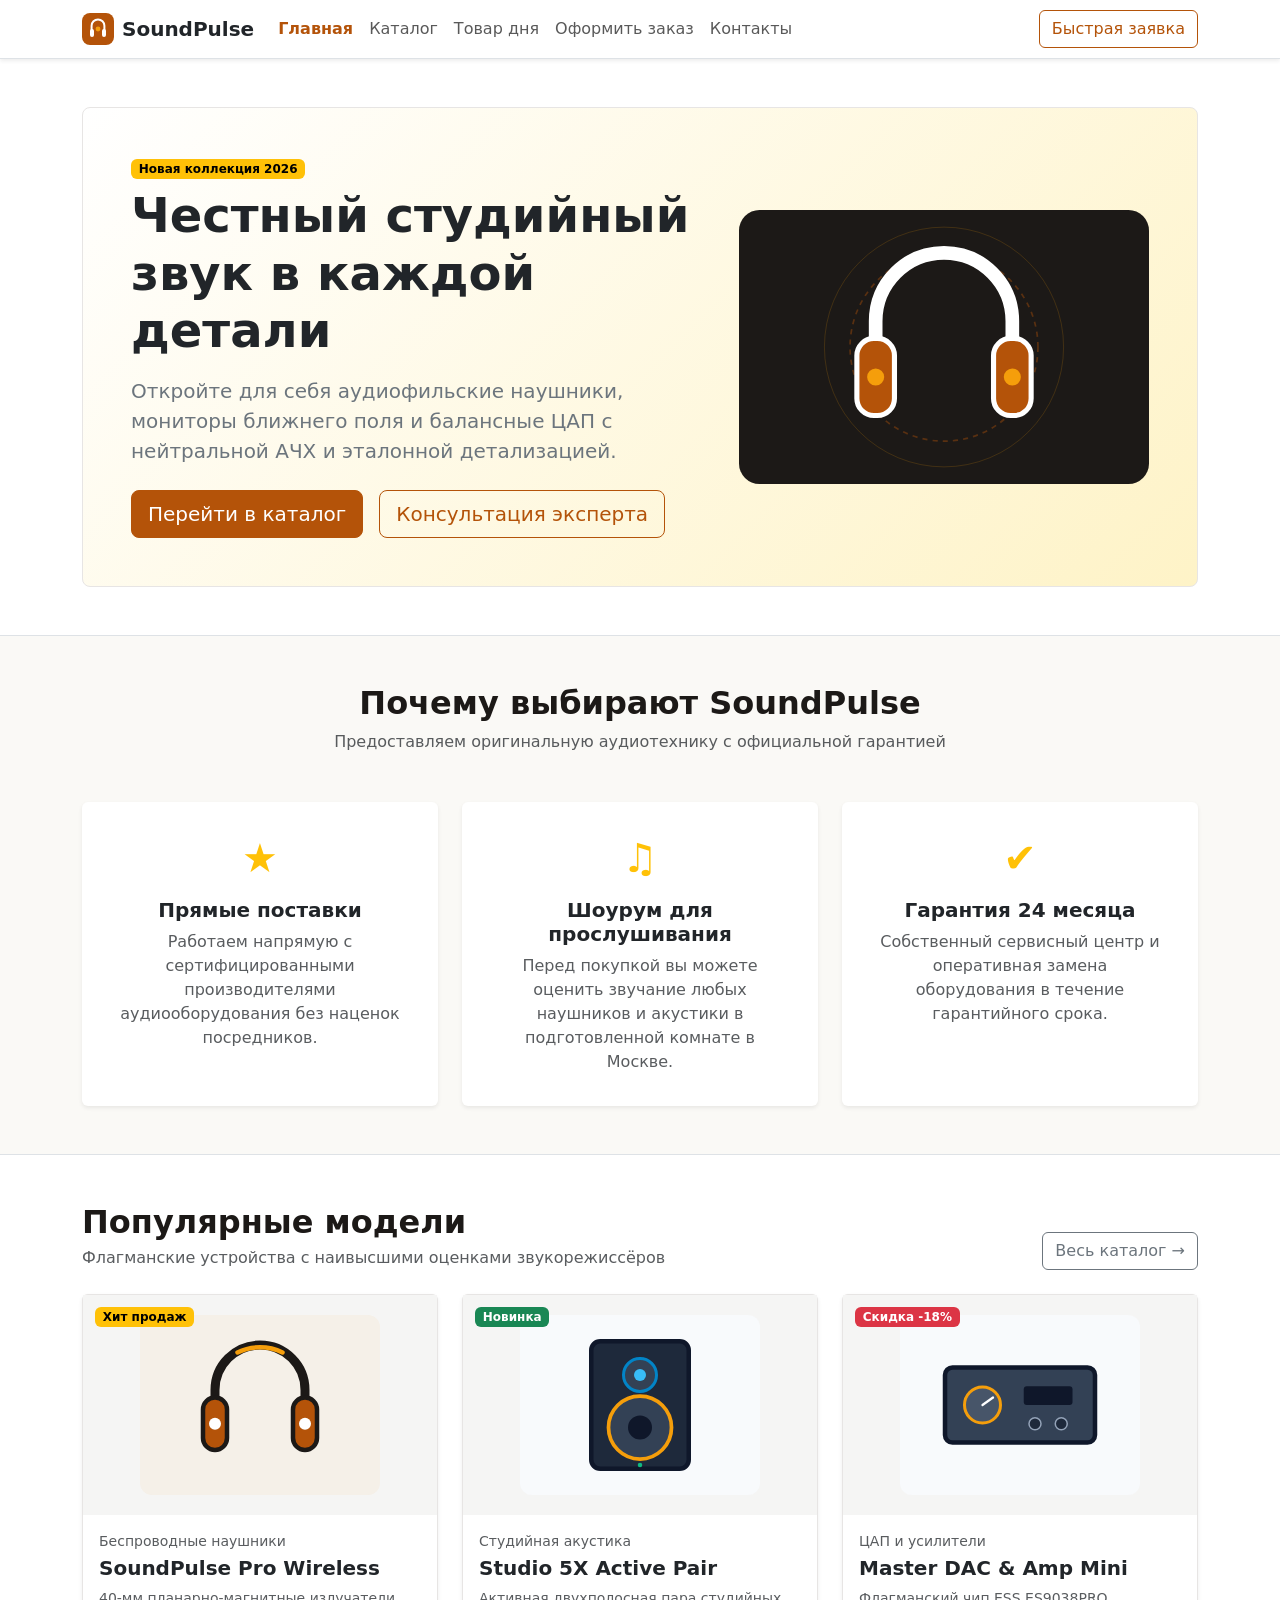
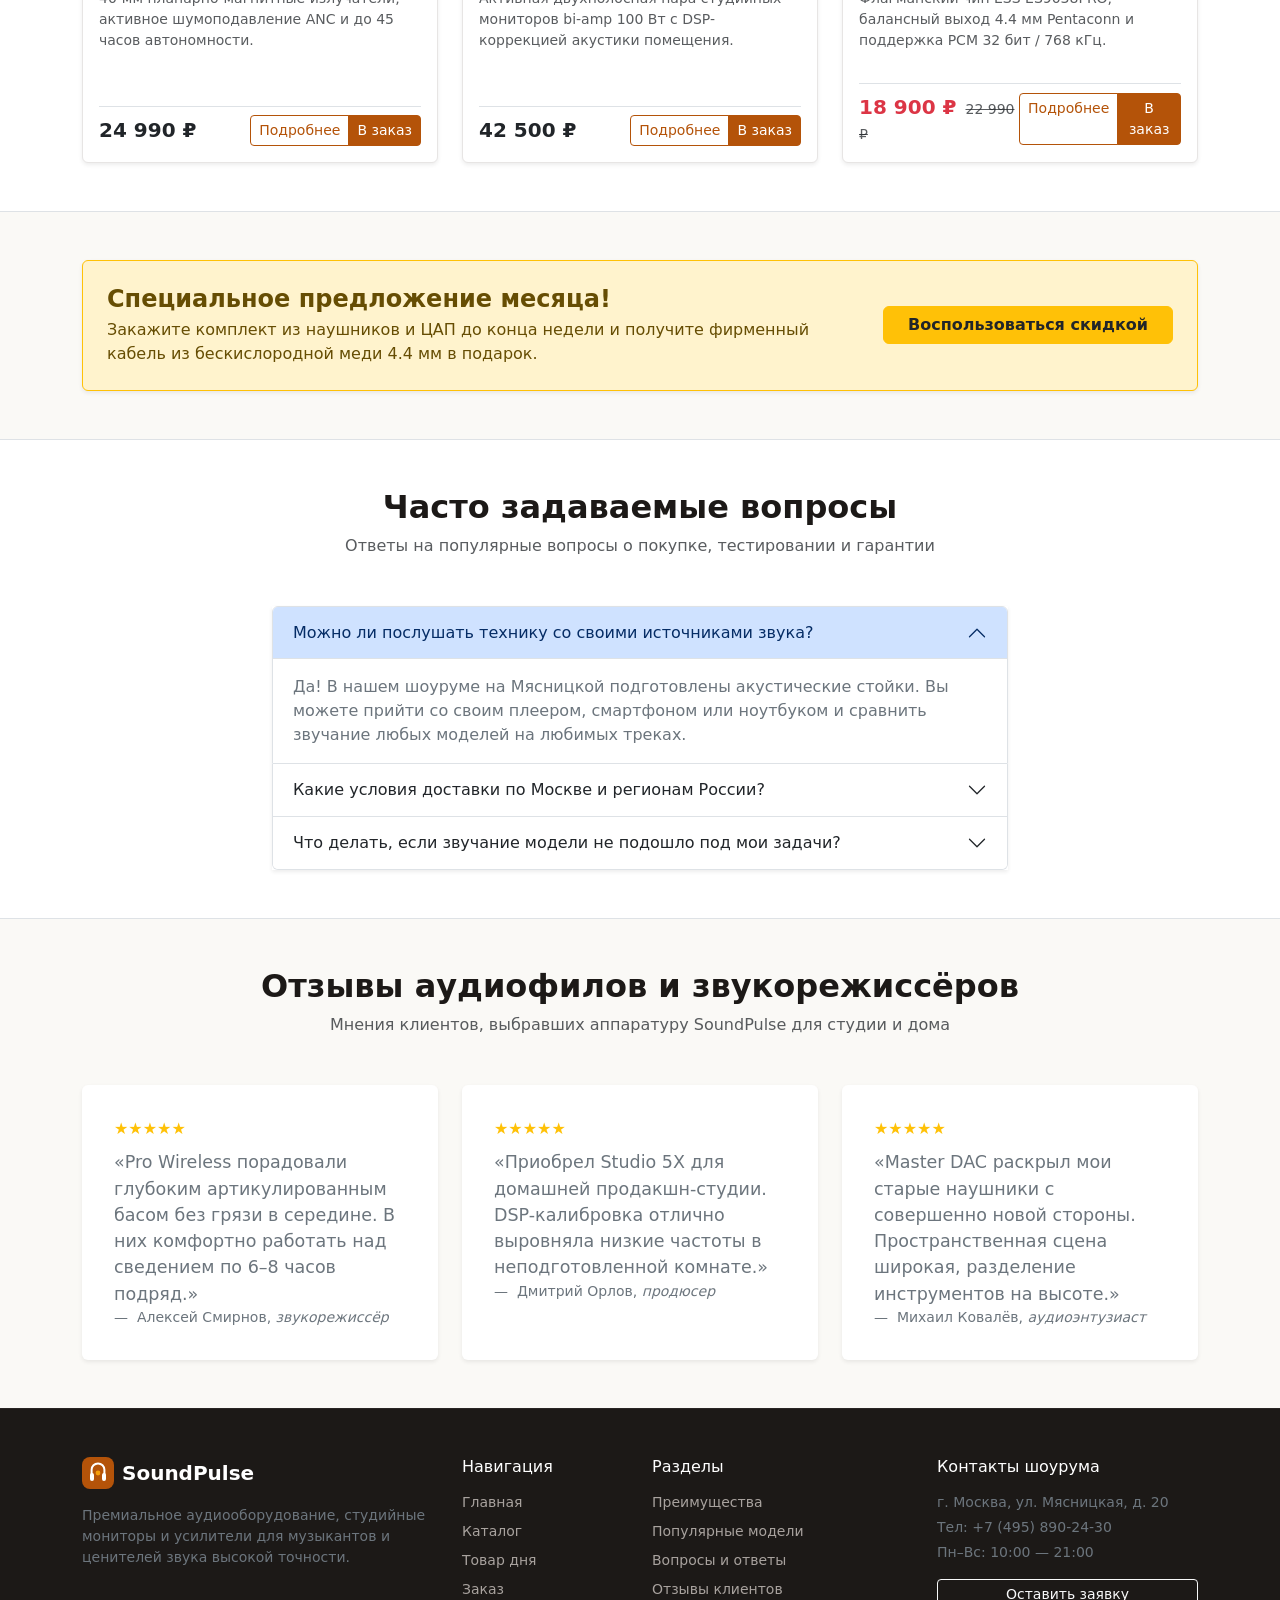
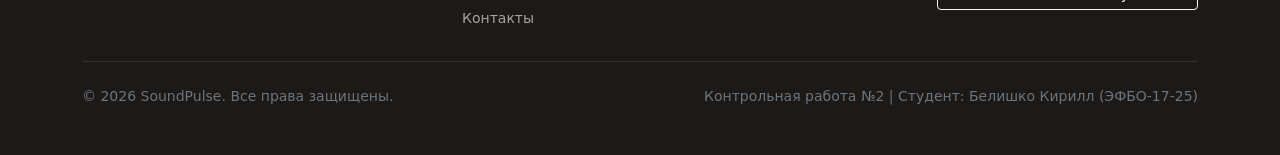
<file: index.html>
<!doctype html>
<html lang="ru">
<head>
  <meta charset="utf-8">
  <meta name="viewport" content="width=device-width, initial-scale=1">
  <meta name="description" content="SoundPulse — интернет-магазин премиальной аудиотехники на Bootstrap 5. Наушники, студийные мониторы, ЦАП и акустика.">
  <title>SoundPulse — Аудиотехника и акустические системы</title>
  <link rel="icon" href="images/logo.svg" type="image/svg+xml">
  <link rel="stylesheet" href="vendor/bootstrap/css/bootstrap.min.css">
  <link rel="stylesheet" href="css/custom.css">
</head>
<body>
  <!-- Шапка сайта с навигацией Bootstrap Navbar -->
  <header class="sticky-top bg-white border-bottom shadow-sm">
    <nav class="navbar navbar-expand-lg navbar-light" aria-label="Основная навигация">
      <div class="container">
        <a class="navbar-brand d-flex align-items-center gap-2 fw-bold text-dark" href="index.html">
          <img src="images/logo.svg" alt="Логотип SoundPulse" class="navbar-brand-logo">
          <span>SoundPulse</span>
        </a>
        <button class="navbar-toggler" type="button" data-bs-toggle="collapse" data-bs-target="#mainNavbar" aria-controls="mainNavbar" aria-expanded="false" aria-label="Переключить навигацию">
          <span class="navbar-toggler-icon"></span>
        </button>
        <div class="collapse navbar-collapse" id="mainNavbar">
          <ul class="navbar-nav me-auto mb-2 mb-lg-0">
            <li class="nav-item">
              <a class="nav-link active" aria-current="page" href="index.html">Главная</a>
            </li>
            <li class="nav-item">
              <a class="nav-link" href="catalog.html">Каталог</a>
            </li>
            <li class="nav-item">
              <a class="nav-link" href="product.html">Товар дня</a>
            </li>
            <li class="nav-item">
              <a class="nav-link" href="order.html">Оформить заказ</a>
            </li>
            <li class="nav-item">
              <a class="nav-link" href="contacts.html">Контакты</a>
            </li>
          </ul>
          <div class="d-flex align-items-center gap-2">
            <button class="btn btn-outline-primary" type="button" data-bs-toggle="modal" data-bs-target="#orderModal">
              Быстрая заявка
            </button>
          </div>
        </div>
      </div>
    </nav>
  </header>

  <main>
    <!-- Главный баннер (Hero section) -->
    <section class="py-5 bg-white border-bottom" aria-labelledby="hero-heading">
      <div class="container">
        <div class="hero-section p-4 p-md-5">
          <div class="row align-items-center g-4">
            <div class="col-12 col-lg-7">
              <span class="badge text-bg-warning mb-2">Новая коллекция 2026</span>
              <h1 id="hero-heading" class="display-5 fw-bold text-dark mb-3">
                Честный студийный звук в каждой детали
              </h1>
              <p class="lead text-secondary mb-4">
                Откройте для себя аудиофильские наушники, мониторы ближнего поля и балансные ЦАП с нейтральной АЧХ и эталонной детализацией.
              </p>
              <div class="d-flex flex-wrap gap-3">
                <a class="btn btn-primary btn-lg" href="catalog.html">Перейти в каталог</a>
                <button class="btn btn-outline-primary btn-lg" type="button" data-bs-toggle="modal" data-bs-target="#orderModal">
                  Консультация эксперта
                </button>
              </div>
            </div>
            <div class="col-12 col-lg-5 text-center">
              <img src="images/hero-sound.svg" alt="Аудиосистема SoundPulse" class="hero-illustration img-fluid">
            </div>
          </div>
        </div>
      </div>
    </section>

    <!-- Преимущества магазина -->
    <section class="py-5" id="advantages" aria-labelledby="advantages-heading">
      <div class="container">
        <div class="text-center mb-5">
          <h2 id="advantages-heading" class="fw-bold">Почему выбирают SoundPulse</h2>
          <p class="text-muted">Предоставляем оригинальную аудиотехнику с официальной гарантией</p>
        </div>
        <div class="row g-4">
          <div class="col-12 col-md-4">
            <div class="card h-100 border-0 shadow-sm text-center p-3">
              <div class="card-body">
                <div class="display-6 text-warning mb-3">★</div>
                <h3 class="card-title h5 fw-bold">Прямые поставки</h3>
                <p class="card-text text-muted">Работаем напрямую с сертифицированными производителями аудиооборудования без наценок посредников.</p>
              </div>
            </div>
          </div>
          <div class="col-12 col-md-4">
            <div class="card h-100 border-0 shadow-sm text-center p-3">
              <div class="card-body">
                <div class="display-6 text-warning mb-3">♫</div>
                <h3 class="card-title h5 fw-bold">Шоурум для прослушивания</h3>
                <p class="card-text text-muted">Перед покупкой вы можете оценить звучание любых наушников и акустики в подготовленной комнате в Москве.</p>
              </div>
            </div>
          </div>
          <div class="col-12 col-md-4">
            <div class="card h-100 border-0 shadow-sm text-center p-3">
              <div class="card-body">
                <div class="display-6 text-warning mb-3">✔</div>
                <h3 class="card-title h5 fw-bold">Гарантия 24 месяца</h3>
                <p class="card-text text-muted">Собственный сервисный центр и оперативная замена оборудования в течение гарантийного срока.</p>
              </div>
            </div>
          </div>
        </div>
      </div>
    </section>

    <!-- Популярные модели (Bootstrap Cards + Badges) -->
    <section class="py-5 bg-white border-top border-bottom" id="popular" aria-labelledby="popular-heading">
      <div class="container">
        <div class="d-flex justify-content-between align-items-end mb-4">
          <div>
            <h2 id="popular-heading" class="fw-bold mb-1">Популярные модели</h2>
            <p class="text-muted mb-0">Флагманские устройства с наивысшими оценками звукорежиссёров</p>
          </div>
          <a href="catalog.html" class="btn btn-outline-secondary d-none d-md-inline-block">Весь каталог →</a>
        </div>

        <div class="row row-cols-1 row-cols-md-2 row-cols-lg-3 g-4">
          <!-- Карточка 1 -->
          <div class="col">
            <article class="card h-100 product-card position-relative shadow-sm">
              <span class="badge text-bg-warning badge-position">Хит продаж</span>
              <div class="product-card-img-wrapper">
                <img src="images/headphones-pro.svg" class="product-card-img" alt="Наушники SoundPulse Pro Wireless">
              </div>
              <div class="card-body d-flex flex-column">
                <p class="text-muted small mb-1">Беспроводные наушники</p>
                <h3 class="card-title h5 fw-bold">SoundPulse Pro Wireless</h3>
                <p class="card-text text-muted small flex-grow-1">
                  40-мм планарно-магнитные излучатели, активное шумоподавление ANC и до 45 часов автономности.
                </p>
                <div class="d-flex justify-content-between align-items-center mt-3 pt-2 border-top">
                  <span class="fw-bold fs-5 text-dark">24 990 ₽</span>
                  <div class="btn-group">
                    <a href="product.html" class="btn btn-sm btn-outline-primary">Подробнее</a>
                    <a href="order.html?product=headphones-pro" class="btn btn-sm btn-primary">В заказ</a>
                  </div>
                </div>
              </div>
            </article>
          </div>

          <!-- Карточка 2 -->
          <div class="col">
            <article class="card h-100 product-card position-relative shadow-sm">
              <span class="badge text-bg-success badge-position">Новинка</span>
              <div class="product-card-img-wrapper">
                <img src="images/studio-monitors.svg" class="product-card-img" alt="Студийные мониторы SoundPulse Studio 5X">
              </div>
              <div class="card-body d-flex flex-column">
                <p class="text-muted small mb-1">Студийная акустика</p>
                <h3 class="card-title h5 fw-bold">Studio 5X Active Pair</h3>
                <p class="card-text text-muted small flex-grow-1">
                  Активная двухполосная пара студийных мониторов bi-amp 100 Вт с DSP-коррекцией акустики помещения.
                </p>
                <div class="d-flex justify-content-between align-items-center mt-3 pt-2 border-top">
                  <span class="fw-bold fs-5 text-dark">42 500 ₽</span>
                  <div class="btn-group">
                    <a href="product.html" class="btn btn-sm btn-outline-primary">Подробнее</a>
                    <a href="order.html?product=studio-monitors" class="btn btn-sm btn-primary">В заказ</a>
                  </div>
                </div>
              </div>
            </article>
          </div>

          <!-- Карточка 3 -->
          <div class="col">
            <article class="card h-100 product-card position-relative shadow-sm">
              <span class="badge text-bg-danger badge-position">Скидка -18%</span>
              <div class="product-card-img-wrapper">
                <img src="images/dac-amp.svg" class="product-card-img" alt="ЦАП и усилитель SoundPulse Master DAC">
              </div>
              <div class="card-body d-flex flex-column">
                <p class="text-muted small mb-1">ЦАП и усилители</p>
                <h3 class="card-title h5 fw-bold">Master DAC & Amp Mini</h3>
                <p class="card-text text-muted small flex-grow-1">
                  Флагманский чип ESS ES9038PRO, балансный выход 4.4 мм Pentaconn и поддержка PCM 32 бит / 768 кГц.
                </p>
                <div class="d-flex justify-content-between align-items-center mt-3 pt-2 border-top">
                  <div>
                    <span class="fw-bold fs-5 text-danger">18 900 ₽</span>
                    <span class="text-decoration-line-through text-muted small ms-1">22 990 ₽</span>
                  </div>
                  <div class="btn-group">
                    <a href="product.html" class="btn btn-sm btn-outline-primary">Подробнее</a>
                    <a href="order.html?product=dac-amp" class="btn btn-sm btn-primary">В заказ</a>
                  </div>
                </div>
              </div>
            </article>
          </div>
        </div>

        <div class="text-center mt-4 d-md-none">
          <a href="catalog.html" class="btn btn-outline-secondary w-100">Смотреть весь каталог →</a>
        </div>
      </div>
    </section>

    <!-- Блок со специальным предложением (Bootstrap Alert) -->
    <section class="py-5" aria-labelledby="promo-heading">
      <div class="container">
        <div class="alert alert-warning border-warning shadow-sm p-4 mb-0" role="alert">
          <div class="d-flex flex-column flex-md-row align-items-md-center justify-content-between gap-3">
            <div>
              <h2 id="promo-heading" class="alert-heading h4 fw-bold mb-1">Специальное предложение месяца!</h2>
              <p class="mb-0">
                Закажите комплект из наушников и ЦАП до конца недели и получите фирменный кабель из бескислородной меди 4.4 мм в подарок.
              </p>
            </div>
            <a href="order.html" class="btn btn-warning text-dark fw-bold px-4 flex-shrink-0">
              Воспользоваться скидкой
            </a>
          </div>
        </div>
      </div>
    </section>

    <!-- Интерактивный блок FAQ (Bootstrap Accordion) -->
    <section class="py-5 bg-white border-top border-bottom" id="faq" aria-labelledby="faq-heading">
      <div class="container">
        <div class="text-center mb-5">
          <h2 id="faq-heading" class="fw-bold">Часто задаваемые вопросы</h2>
          <p class="text-muted">Ответы на популярные вопросы о покупке, тестировании и гарантии</p>
        </div>

        <div class="row justify-content-center">
          <div class="col-12 col-lg-8">
            <div class="accordion shadow-sm" id="accordionFaq">
              <div class="accordion-item">
                <h3 class="accordion-header" id="headingOne">
                  <button class="accordion-button" type="button" data-bs-toggle="collapse" data-bs-target="#collapseOne" aria-expanded="true" aria-controls="collapseOne">
                    Можно ли послушать технику со своими источниками звука?
                  </button>
                </h3>
                <div id="collapseOne" class="accordion-collapse collapse show" aria-labelledby="headingOne" data-bs-parent="#accordionFaq">
                  <div class="accordion-body text-secondary">
                    Да! В нашем шоуруме на Мясницкой подготовлены акустические стойки. Вы можете прийти со своим плеером, смартфоном или ноутбуком и сравнить звучание любых моделей на любимых треках.
                  </div>
                </div>
              </div>

              <div class="accordion-item">
                <h3 class="accordion-header" id="headingTwo">
                  <button class="accordion-button collapsed" type="button" data-bs-toggle="collapse" data-bs-target="#collapseTwo" aria-expanded="false" aria-controls="collapseTwo">
                    Какие условия доставки по Москве и регионам России?
                  </button>
                </h3>
                <div id="collapseTwo" class="accordion-collapse collapse" aria-labelledby="headingTwo" data-bs-parent="#accordionFaq">
                  <div class="accordion-body text-secondary">
                    По Москве доступна бесплатная курьерская доставка в день заказа при оформлении до 15:00. В регионы России доставляем экспресс-службами СДЭК и Boxberry с обязательной страховкой отправления.
                  </div>
                </div>
              </div>

              <div class="accordion-item">
                <h3 class="accordion-header" id="headingThree">
                  <button class="accordion-button collapsed" type="button" data-bs-toggle="collapse" data-bs-target="#collapseThree" aria-expanded="false" aria-controls="collapseThree">
                    Что делать, если звучание модели не подошло под мои задачи?
                  </button>
                </h3>
                <div id="collapseThree" class="accordion-collapse collapse" aria-labelledby="headingThree" data-bs-parent="#accordionFaq">
                  <div class="accordion-body text-secondary">
                    Мы предоставляем 14 дней на домашнее тестирование оборудования. Если звук не оправдал ожиданий, вы можете обменять устройство на другую модель или вернуть полную стоимость при сохранении товарного вида.
                  </div>
                </div>
              </div>
            </div>
          </div>
        </div>
      </div>
    </section>

    <!-- Блок отзывов покупателей -->
    <section class="py-5" id="reviews" aria-labelledby="reviews-heading">
      <div class="container">
        <div class="text-center mb-5">
          <h2 id="reviews-heading" class="fw-bold">Отзывы аудиофилов и звукорежиссёров</h2>
          <p class="text-muted">Мнения клиентов, выбравших аппаратуру SoundPulse для студии и дома</p>
        </div>
        <div class="row g-4">
          <div class="col-12 col-md-4">
            <div class="card h-100 border-0 shadow-sm p-3">
              <div class="card-body">
                <div class="text-warning mb-2">★★★★★</div>
                <blockquote class="blockquote mb-3">
                  <p class="card-text small text-secondary">
                    «Pro Wireless порадовали глубоким артикулированным басом без грязи в середине. В них комфортно работать над сведением по 6–8 часов подряд.»
                  </p>
                </blockquote>
                <figcaption class="blockquote-footer mb-0">
                  Алексей Смирнов, <cite title="Студия звукозаписи">звукорежиссёр</cite>
                </figcaption>
              </div>
            </div>
          </div>
          <div class="col-12 col-md-4">
            <div class="card h-100 border-0 shadow-sm p-3">
              <div class="card-body">
                <div class="text-warning mb-2">★★★★★</div>
                <blockquote class="blockquote mb-3">
                  <p class="card-text small text-secondary">
                    «Приобрел Studio 5X для домашней продакшн-студии. DSP-калибровка отлично выровняла низкие частоты в неподготовленной комнате.»
                  </p>
                </blockquote>
                <figcaption class="blockquote-footer mb-0">
                  Дмитрий Орлов, <cite title="Музыкальный продюсер">продюсер</cite>
                </figcaption>
              </div>
            </div>
          </div>
          <div class="col-12 col-md-4">
            <div class="card h-100 border-0 shadow-sm p-3">
              <div class="card-body">
                <div class="text-warning mb-2">★★★★★</div>
                <blockquote class="blockquote mb-3">
                  <p class="card-text small text-secondary">
                    «Master DAC раскрыл мои старые наушники с совершенно новой стороны. Пространственная сцена широкая, разделение инструментов на высоте.»
                  </p>
                </blockquote>
                <figcaption class="blockquote-footer mb-0">
                  Михаил Ковалёв, <cite title="Меломан">аудиоэнтузиаст</cite>
                </figcaption>
              </div>
            </div>
          </div>
        </div>
      </div>
    </section>
  </main>

  <!-- Подвал сайта -->
  <footer class="site-footer py-5 mt-auto">
    <div class="container">
      <div class="row g-4">
        <div class="col-12 col-md-4">
          <div class="d-flex align-items-center gap-2 mb-3">
            <img src="images/logo.svg" alt="SoundPulse" class="navbar-brand-logo">
            <span class="fs-5 fw-bold text-white">SoundPulse</span>
          </div>
          <p class="text-secondary small">
            Премиальное аудиооборудование, студийные мониторы и усилители для музыкантов и ценителей звука высокой точности.
          </p>
        </div>
        <div class="col-6 col-md-2">
          <h4 class="text-white h6 mb-3">Навигация</h4>
          <ul class="list-unstyled small mb-0">
            <li class="mb-2"><a href="index.html">Главная</a></li>
            <li class="mb-2"><a href="catalog.html">Каталог</a></li>
            <li class="mb-2"><a href="product.html">Товар дня</a></li>
            <li class="mb-2"><a href="order.html">Заказ</a></li>
            <li class="mb-2"><a href="contacts.html">Контакты</a></li>
          </ul>
        </div>
        <div class="col-6 col-md-3">
          <h4 class="text-white h6 mb-3">Разделы</h4>
          <ul class="list-unstyled small mb-0">
            <li class="mb-2"><a href="index.html#advantages">Преимущества</a></li>
            <li class="mb-2"><a href="index.html#popular">Популярные модели</a></li>
            <li class="mb-2"><a href="index.html#faq">Вопросы и ответы</a></li>
            <li class="mb-2"><a href="index.html#reviews">Отзывы клиентов</a></li>
          </ul>
        </div>
        <div class="col-12 col-md-3">
          <h4 class="text-white h6 mb-3">Контакты шоурума</h4>
          <p class="small text-secondary mb-1">г. Москва, ул. Мясницкая, д. 20</p>
          <p class="small text-secondary mb-1">Тел: +7 (495) 890-24-30</p>
          <p class="small text-secondary mb-3">Пн–Вс: 10:00 — 21:00</p>
          <button class="btn btn-sm btn-outline-light w-100" type="button" data-bs-toggle="modal" data-bs-target="#orderModal">
            Оставить заявку
          </button>
        </div>
      </div>
      <hr class="border-secondary my-4">
      <div class="d-flex flex-column flex-md-row justify-content-between align-items-center small text-secondary">
        <div>© 2026 SoundPulse. Все права защищены.</div>
        <div>Контрольная работа №2 | Студент: Белишко Кирилл (ЭФБО-17-25)</div>
      </div>
    </div>
  </footer>

  <!-- Модальное окно быстрой заявки (Bootstrap Modal) -->
  <div class="modal fade" id="orderModal" tabindex="-1" aria-labelledby="orderModalLabel" aria-hidden="true">
    <div class="modal-dialog modal-dialog-centered">
      <div class="modal-content">
        <div class="modal-header">
          <h2 class="modal-title h5 fw-bold" id="orderModalLabel">Быстрая заявка на подбор аудиотехники</h2>
          <button type="button" class="btn-close" data-bs-dismiss="modal" aria-label="Закрыть"></button>
        </div>
        <form action="order.html" method="get">
          <div class="modal-body">
            <p class="text-muted small mb-3">
              Оставьте контактные данные, и аудиоинженер свяжется с вами в течение 15 минут для консультации или резерва оборудования.
            </p>
            <div class="mb-3">
              <label for="modalName" class="form-label">Ваше имя <span class="text-danger">*</span></label>
              <input type="text" class="form-control" id="modalName" name="name" placeholder="Константин" required>
            </div>
            <div class="mb-3">
              <label for="modalPhone" class="form-label">Номер телефона <span class="text-danger">*</span></label>
              <input type="tel" class="form-control" id="modalPhone" name="phone" placeholder="+7 (999) 000-00-00" required>
            </div>
            <div class="mb-3">
              <label for="modalProduct" class="form-label">Интересующая категория</label>
              <select class="form-select" id="modalProduct" name="category">
                <option value="headphones" selected>Беспроводные и проводные наушники</option>
                <option value="monitors">Студийные мониторы</option>
                <option value="dac">ЦАП и усилители для наушников</option>
                <option value="portable">Портативные акустические системы</option>
              </select>
            </div>
            <div class="form-check">
              <input class="form-check-input" type="checkbox" id="modalAgree" required checked>
              <label class="form-check-label small text-muted" for="modalAgree">
                Согласен на обработку персональных данных в соответствии с политикой конфиденциальности
              </label>
            </div>
          </div>
          <div class="modal-footer">
            <button type="button" class="btn btn-outline-secondary" data-bs-dismiss="modal">Отмена</button>
            <button type="submit" class="btn btn-primary">Отправить заявку</button>
          </div>
        </form>
      </div>
    </div>
  </div>

  <!-- Подключение локального Bootstrap JS Bundle -->
  <script src="vendor/bootstrap/js/bootstrap.bundle.min.js"></script>
</body>
</html>
</file>
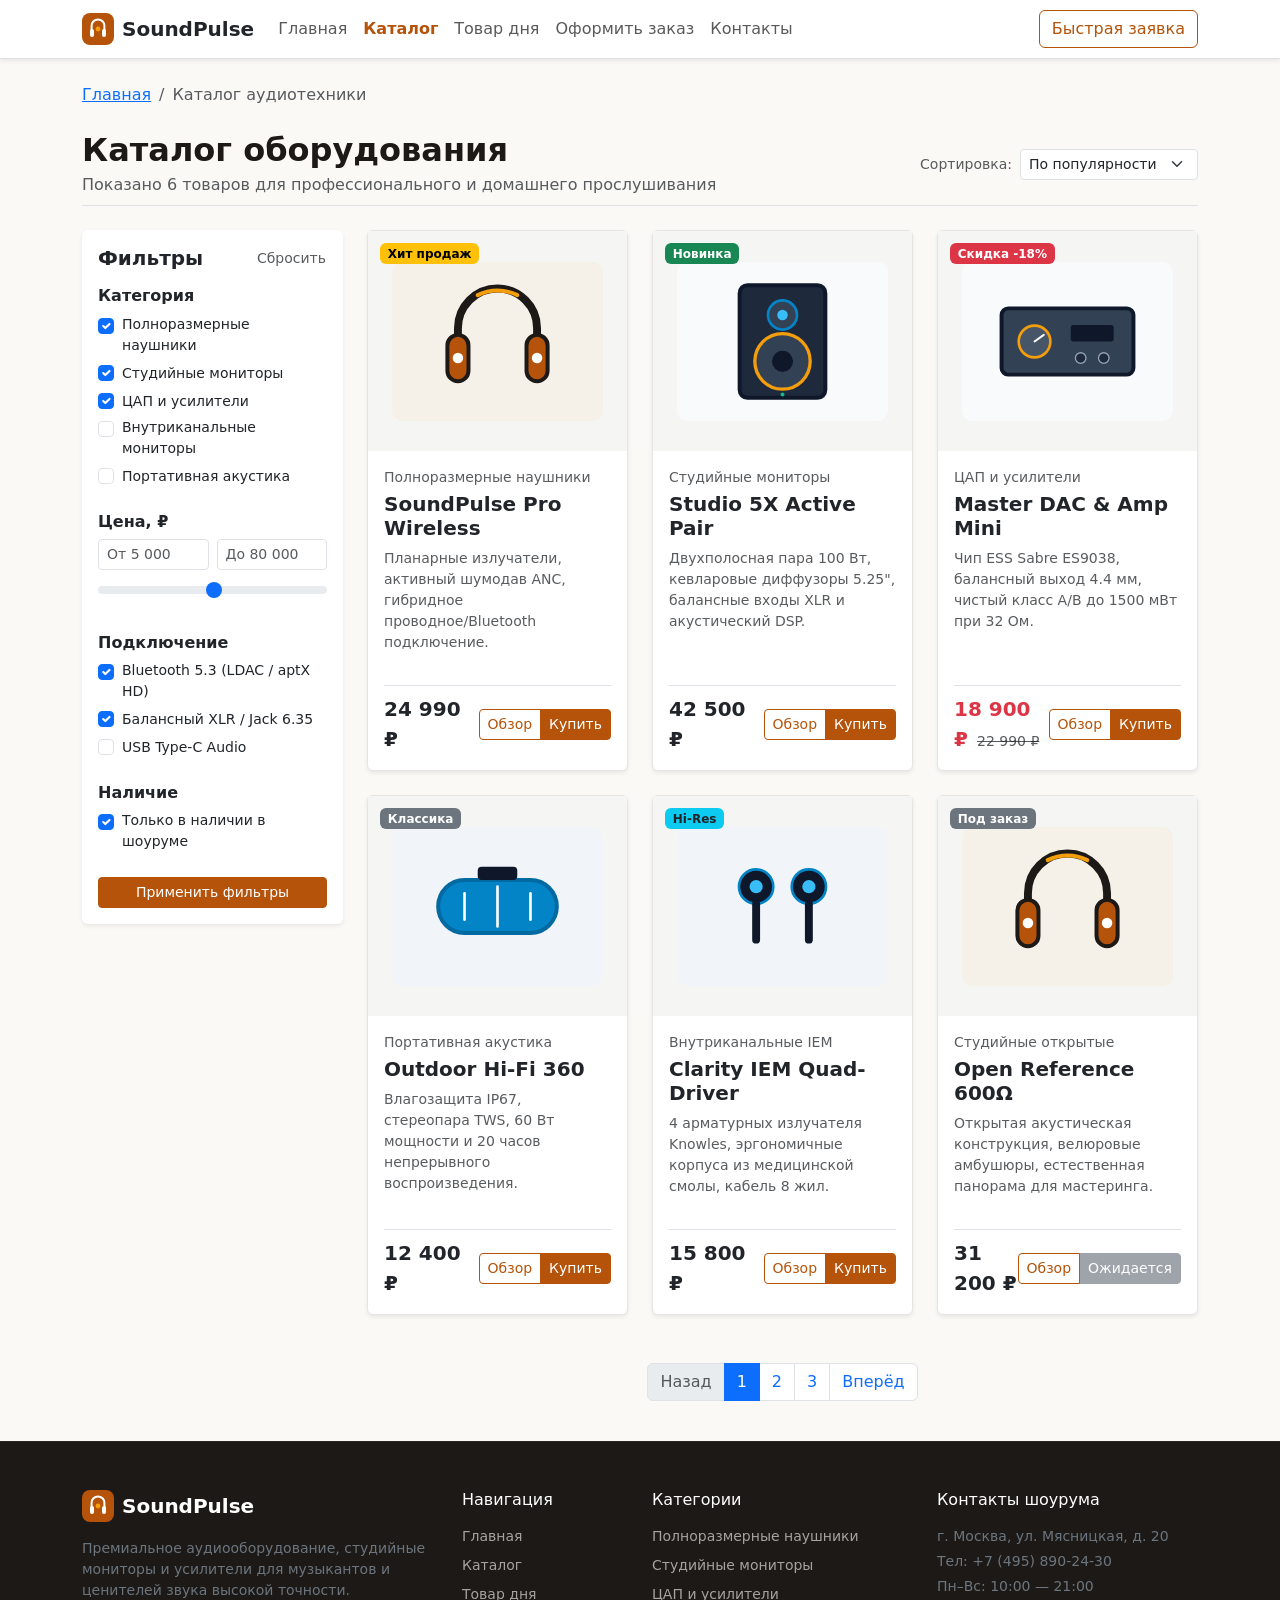
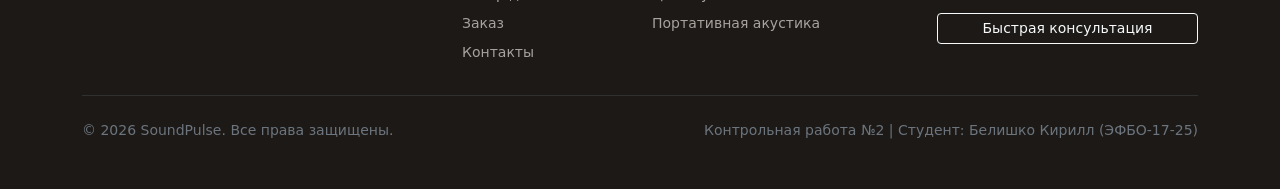
<file: catalog.html>
<!doctype html>
<html lang="ru">
<head>
  <meta charset="utf-8">
  <meta name="viewport" content="width=device-width, initial-scale=1">
  <meta name="description" content="Каталог аудиофильской аппаратуры SoundPulse: наушники, мониторы ближнего поля, усилители и ЦАП с доставкой.">
  <title>Каталог аудиотехники — SoundPulse</title>
  <link rel="icon" href="images/logo.svg" type="image/svg+xml">
  <link rel="stylesheet" href="vendor/bootstrap/css/bootstrap.min.css">
  <link rel="stylesheet" href="css/custom.css">
</head>
<body>
  <!-- Шапка сайта с навигацией Bootstrap Navbar -->
  <header class="sticky-top bg-white border-bottom shadow-sm">
    <nav class="navbar navbar-expand-lg navbar-light" aria-label="Основная навигация">
      <div class="container">
        <a class="navbar-brand d-flex align-items-center gap-2 fw-bold text-dark" href="index.html">
          <img src="images/logo.svg" alt="Логотип SoundPulse" class="navbar-brand-logo">
          <span>SoundPulse</span>
        </a>
        <button class="navbar-toggler" type="button" data-bs-toggle="collapse" data-bs-target="#mainNavbar" aria-controls="mainNavbar" aria-expanded="false" aria-label="Переключить навигацию">
          <span class="navbar-toggler-icon"></span>
        </button>
        <div class="collapse navbar-collapse" id="mainNavbar">
          <ul class="navbar-nav me-auto mb-2 mb-lg-0">
            <li class="nav-item">
              <a class="nav-link" href="index.html">Главная</a>
            </li>
            <li class="nav-item">
              <a class="nav-link active" aria-current="page" href="catalog.html">Каталог</a>
            </li>
            <li class="nav-item">
              <a class="nav-link" href="product.html">Товар дня</a>
            </li>
            <li class="nav-item">
              <a class="nav-link" href="order.html">Оформить заказ</a>
            </li>
            <li class="nav-item">
              <a class="nav-link" href="contacts.html">Контакты</a>
            </li>
          </ul>
          <div class="d-flex align-items-center gap-2">
            <button class="btn btn-outline-primary" type="button" data-bs-toggle="modal" data-bs-target="#orderModal">
              Быстрая заявка
            </button>
          </div>
        </div>
      </div>
    </nav>
  </header>

  <main class="py-4">
    <div class="container">
      <!-- Хлебные крошки (Bootstrap Breadcrumb) -->
      <nav aria-label="breadcrumb" class="mb-4">
        <ol class="breadcrumb">
          <li class="breadcrumb-item"><a href="index.html">Главная</a></li>
          <li class="breadcrumb-item active" aria-current="page">Каталог аудиотехники</li>
        </ol>
      </nav>

      <div class="d-flex flex-column flex-md-row justify-content-between align-items-md-center mb-4 pb-2 border-bottom">
        <div>
          <h1 class="h2 fw-bold mb-1">Каталог оборудования</h1>
          <p class="text-muted mb-0">Показано 6 товаров для профессионального и домашнего прослушивания</p>
        </div>
        <div class="mt-3 mt-md-0 d-flex align-items-center gap-2">
          <label for="catalogSort" class="text-nowrap small text-muted">Сортировка:</label>
          <select class="form-select form-select-sm" id="catalogSort" aria-label="Сортировка товаров">
            <option selected>По популярности</option>
            <option value="1">Сначала дешевле</option>
            <option value="2">Сначала дороже</option>
            <option value="3">По новизне</option>
          </select>
        </div>
      </div>

      <!-- Основная сетка: фильтры слева и карточки справа -->
      <div class="row g-4">
        <!-- Боковой фильтр (Aside) -->
        <aside class="col-12 col-lg-3">
          <div class="card border-0 shadow-sm p-3 sticky-top" style="top: 90px; z-index: 10;">
            <div class="d-flex justify-content-between align-items-center mb-3">
              <h2 class="h5 fw-bold mb-0">Фильтры</h2>
              <button class="btn btn-sm btn-link text-decoration-none text-muted p-0" type="reset">Сбросить</button>
            </div>

            <form>
              <!-- Фильтр по категориям -->
              <div class="mb-4">
                <h3 class="h6 fw-bold mb-2">Категория</h3>
                <div class="form-check mb-1">
                  <input class="form-check-input" type="checkbox" id="catHeadphones" checked>
                  <label class="form-check-label small" for="catHeadphones">Полноразмерные наушники</label>
                </div>
                <div class="form-check mb-1">
                  <input class="form-check-input" type="checkbox" id="catMonitors" checked>
                  <label class="form-check-label small" for="catMonitors">Студийные мониторы</label>
                </div>
                <div class="form-check mb-1">
                  <input class="form-check-input" type="checkbox" id="catDac" checked>
                  <label class="form-check-label small" for="catDac">ЦАП и усилители</label>
                </div>
                <div class="form-check mb-1">
                  <input class="form-check-input" type="checkbox" id="catEarbuds">
                  <label class="form-check-label small" for="catEarbuds">Внутриканальные мониторы</label>
                </div>
                <div class="form-check">
                  <input class="form-check-input" type="checkbox" id="catAcoustics">
                  <label class="form-check-label small" for="catAcoustics">Портативная акустика</label>
                </div>
              </div>

              <!-- Фильтр по цене -->
              <div class="mb-4">
                <h3 class="h6 fw-bold mb-2">Цена, ₽</h3>
                <div class="row g-2 mb-2">
                  <div class="col-6">
                    <input type="number" class="form-control form-control-sm" placeholder="От 5 000" aria-label="Цена от">
                  </div>
                  <div class="col-6">
                    <input type="number" class="form-control form-control-sm" placeholder="До 80 000" aria-label="Цена до">
                  </div>
                </div>
                <input type="range" class="form-range" min="5000" max="80000" step="1000" id="priceRange">
              </div>

              <!-- Фильтр по интерфейсам подключения -->
              <div class="mb-4">
                <h3 class="h6 fw-bold mb-2">Подключение</h3>
                <div class="form-check mb-1">
                  <input class="form-check-input" type="checkbox" id="connBluetooth" checked>
                  <label class="form-check-label small" for="connBluetooth">Bluetooth 5.3 (LDAC / aptX HD)</label>
                </div>
                <div class="form-check mb-1">
                  <input class="form-check-input" type="checkbox" id="connXLR" checked>
                  <label class="form-check-label small" for="connXLR">Балансный XLR / Jack 6.35</label>
                </div>
                <div class="form-check">
                  <input class="form-check-input" type="checkbox" id="connUSB">
                  <label class="form-check-label small" for="connUSB">USB Type-C Audio</label>
                </div>
              </div>

              <!-- Наличие на складе -->
              <div class="mb-4">
                <h3 class="h6 fw-bold mb-2">Наличие</h3>
                <div class="form-check">
                  <input class="form-check-input" type="checkbox" id="inStockOnly" checked>
                  <label class="form-check-label small" for="inStockOnly">Только в наличии в шоуруме</label>
                </div>
              </div>

              <button class="btn btn-primary w-100 btn-sm" type="button">Применить фильтры</button>
            </form>
          </div>
        </aside>

        <!-- Сетка карточек товаров (Bootstrap Grid) -->
        <section class="col-12 col-lg-9" aria-labelledby="catalog-items-heading">
          <h2 id="catalog-items-heading" class="visually-hidden-custom">Список товаров каталога</h2>
          
          <div class="row row-cols-1 row-cols-md-2 row-cols-lg-3 g-4">
            <!-- Товар 1 -->
            <div class="col">
              <article class="card h-100 product-card position-relative shadow-sm">
                <span class="badge text-bg-warning badge-position">Хит продаж</span>
                <div class="product-card-img-wrapper">
                  <img src="images/headphones-pro.svg" class="product-card-img" alt="Наушники SoundPulse Pro Wireless">
                </div>
                <div class="card-body d-flex flex-column">
                  <p class="text-muted small mb-1">Полноразмерные наушники</p>
                  <h3 class="card-title h5 fw-bold">SoundPulse Pro Wireless</h3>
                  <p class="card-text text-muted small flex-grow-1">
                    Планарные излучатели, активный шумодав ANC, гибридное проводное/Bluetooth подключение.
                  </p>
                  <div class="d-flex justify-content-between align-items-center mt-3 pt-2 border-top">
                    <span class="fw-bold fs-5 text-dark">24 990 ₽</span>
                    <div class="btn-group">
                      <a href="product.html" class="btn btn-sm btn-outline-primary">Обзор</a>
                      <a href="order.html?product=headphones-pro" class="btn btn-sm btn-primary">Купить</a>
                    </div>
                  </div>
                </div>
              </article>
            </div>

            <!-- Товар 2 -->
            <div class="col">
              <article class="card h-100 product-card position-relative shadow-sm">
                <span class="badge text-bg-success badge-position">Новинка</span>
                <div class="product-card-img-wrapper">
                  <img src="images/studio-monitors.svg" class="product-card-img" alt="Студийные мониторы Studio 5X Active Pair">
                </div>
                <div class="card-body d-flex flex-column">
                  <p class="text-muted small mb-1">Студийные мониторы</p>
                  <h3 class="card-title h5 fw-bold">Studio 5X Active Pair</h3>
                  <p class="card-text text-muted small flex-grow-1">
                    Двухполосная пара 100 Вт, кевларовые диффузоры 5.25", балансные входы XLR и акустический DSP.
                  </p>
                  <div class="d-flex justify-content-between align-items-center mt-3 pt-2 border-top">
                    <span class="fw-bold fs-5 text-dark">42 500 ₽</span>
                    <div class="btn-group">
                      <a href="product.html" class="btn btn-sm btn-outline-primary">Обзор</a>
                      <a href="order.html?product=studio-monitors" class="btn btn-sm btn-primary">Купить</a>
                    </div>
                  </div>
                </div>
              </article>
            </div>

            <!-- Товар 3 -->
            <div class="col">
              <article class="card h-100 product-card position-relative shadow-sm">
                <span class="badge text-bg-danger badge-position">Скидка -18%</span>
                <div class="product-card-img-wrapper">
                  <img src="images/dac-amp.svg" class="product-card-img" alt="ЦАП Master DAC & Amp Mini">
                </div>
                <div class="card-body d-flex flex-column">
                  <p class="text-muted small mb-1">ЦАП и усилители</p>
                  <h3 class="card-title h5 fw-bold">Master DAC & Amp Mini</h3>
                  <p class="card-text text-muted small flex-grow-1">
                    Чип ESS Sabre ES9038, балансный выход 4.4 мм, чистый класс A/B до 1500 мВт при 32 Ом.
                  </p>
                  <div class="d-flex justify-content-between align-items-center mt-3 pt-2 border-top">
                    <div>
                      <span class="fw-bold fs-5 text-danger">18 900 ₽</span>
                      <span class="text-decoration-line-through text-muted small ms-1">22 990 ₽</span>
                    </div>
                    <div class="btn-group">
                      <a href="product.html" class="btn btn-sm btn-outline-primary">Обзор</a>
                      <a href="order.html?product=dac-amp" class="btn btn-sm btn-primary">Купить</a>
                    </div>
                  </div>
                </div>
              </article>
            </div>

            <!-- Товар 4 -->
            <div class="col">
              <article class="card h-100 product-card position-relative shadow-sm">
                <span class="badge text-bg-secondary badge-position">Классика</span>
                <div class="product-card-img-wrapper">
                  <img src="images/portable-speaker.svg" class="product-card-img" alt="Портативная колонка SoundPulse Outdoor Bass">
                </div>
                <div class="card-body d-flex flex-column">
                  <p class="text-muted small mb-1">Портативная акустика</p>
                  <h3 class="card-title h5 fw-bold">Outdoor Hi-Fi 360</h3>
                  <p class="card-text text-muted small flex-grow-1">
                    Влагозащита IP67, стереопара TWS, 60 Вт мощности и 20 часов непрерывного воспроизведения.
                  </p>
                  <div class="d-flex justify-content-between align-items-center mt-3 pt-2 border-top">
                    <span class="fw-bold fs-5 text-dark">12 400 ₽</span>
                    <div class="btn-group">
                      <a href="product.html" class="btn btn-sm btn-outline-primary">Обзор</a>
                      <a href="order.html?product=portable-speaker" class="btn btn-sm btn-primary">Купить</a>
                    </div>
                  </div>
                </div>
              </article>
            </div>

            <!-- Товар 5 -->
            <div class="col">
              <article class="card h-100 product-card position-relative shadow-sm">
                <span class="badge text-bg-info badge-position text-dark">Hi-Res</span>
                <div class="product-card-img-wrapper">
                  <img src="images/earbuds.svg" class="product-card-img" alt="Внутриканальные мониторы SoundPulse IEM Clarity">
                </div>
                <div class="card-body d-flex flex-column">
                  <p class="text-muted small mb-1">Внутриканальные IEM</p>
                  <h3 class="card-title h5 fw-bold">Clarity IEM Quad-Driver</h3>
                  <p class="card-text text-muted small flex-grow-1">
                    4 арматурных излучателя Knowles, эргономичные корпуса из медицинской смолы, кабель 8 жил.
                  </p>
                  <div class="d-flex justify-content-between align-items-center mt-3 pt-2 border-top">
                    <span class="fw-bold fs-5 text-dark">15 800 ₽</span>
                    <div class="btn-group">
                      <a href="product.html" class="btn btn-sm btn-outline-primary">Обзор</a>
                      <a href="order.html?product=earbuds" class="btn btn-sm btn-primary">Купить</a>
                    </div>
                  </div>
                </div>
              </article>
            </div>

            <!-- Товар 6 -->
            <div class="col">
              <article class="card h-100 product-card position-relative shadow-sm">
                <span class="badge text-bg-secondary badge-position">Под заказ</span>
                <div class="product-card-img-wrapper">
                  <img src="images/headphones-pro.svg" class="product-card-img" alt="Наушники SoundPulse Studio Open Back">
                </div>
                <div class="card-body d-flex flex-column">
                  <p class="text-muted small mb-1">Студийные открытые</p>
                  <h3 class="card-title h5 fw-bold">Open Reference 600Ω</h3>
                  <p class="card-text text-muted small flex-grow-1">
                    Открытая акустическая конструкция, велюровые амбушюры, естественная панорама для мастеринга.
                  </p>
                  <div class="d-flex justify-content-between align-items-center mt-3 pt-2 border-top">
                    <span class="fw-bold fs-5 text-dark">31 200 ₽</span>
                    <div class="btn-group">
                      <a href="product.html" class="btn btn-sm btn-outline-primary">Обзор</a>
                      <button class="btn btn-sm btn-secondary" disabled>Ожидается</button>
                    </div>
                  </div>
                </div>
              </article>
            </div>
          </div>

          <!-- Пагинация (Bootstrap Pagination) -->
          <nav aria-label="Навигация по каталогу" class="mt-5">
            <ul class="pagination justify-content-center">
              <li class="page-item disabled">
                <a class="page-link" href="#" tabindex="-1" aria-disabled="true">Назад</a>
              </li>
              <li class="page-item active" aria-current="page">
                <a class="page-link" href="#">1</a>
              </li>
              <li class="page-item"><a class="page-link" href="#">2</a></li>
              <li class="page-item"><a class="page-link" href="#">3</a></li>
              <li class="page-item">
                <a class="page-link" href="#">Вперёд</a>
              </li>
            </ul>
          </nav>
        </section>
      </div>
    </div>
  </main>

  <!-- Подвал сайта -->
  <footer class="site-footer py-5 mt-auto">
    <div class="container">
      <div class="row g-4">
        <div class="col-12 col-md-4">
          <div class="d-flex align-items-center gap-2 mb-3">
            <img src="images/logo.svg" alt="SoundPulse" class="navbar-brand-logo">
            <span class="fs-5 fw-bold text-white">SoundPulse</span>
          </div>
          <p class="text-secondary small">
            Премиальное аудиооборудование, студийные мониторы и усилители для музыкантов и ценителей звука высокой точности.
          </p>
        </div>
        <div class="col-6 col-md-2">
          <h4 class="text-white h6 mb-3">Навигация</h4>
          <ul class="list-unstyled small mb-0">
            <li class="mb-2"><a href="index.html">Главная</a></li>
            <li class="mb-2"><a href="catalog.html">Каталог</a></li>
            <li class="mb-2"><a href="product.html">Товар дня</a></li>
            <li class="mb-2"><a href="order.html">Заказ</a></li>
            <li class="mb-2"><a href="contacts.html">Контакты</a></li>
          </ul>
        </div>
        <div class="col-6 col-md-3">
          <h4 class="text-white h6 mb-3">Категории</h4>
          <ul class="list-unstyled small mb-0">
            <li class="mb-2"><a href="catalog.html">Полноразмерные наушники</a></li>
            <li class="mb-2"><a href="catalog.html">Студийные мониторы</a></li>
            <li class="mb-2"><a href="catalog.html">ЦАП и усилители</a></li>
            <li class="mb-2"><a href="catalog.html">Портативная акустика</a></li>
          </ul>
        </div>
        <div class="col-12 col-md-3">
          <h4 class="text-white h6 mb-3">Контакты шоурума</h4>
          <p class="small text-secondary mb-1">г. Москва, ул. Мясницкая, д. 20</p>
          <p class="small text-secondary mb-1">Тел: +7 (495) 890-24-30</p>
          <p class="small text-secondary mb-3">Пн–Вс: 10:00 — 21:00</p>
          <button class="btn btn-sm btn-outline-light w-100" type="button" data-bs-toggle="modal" data-bs-target="#orderModal">
            Быстрая консультация
          </button>
        </div>
      </div>
      <hr class="border-secondary my-4">
      <div class="d-flex flex-column flex-md-row justify-content-between align-items-center small text-secondary">
        <div>© 2026 SoundPulse. Все права защищены.</div>
        <div>Контрольная работа №2 | Студент: Белишко Кирилл (ЭФБО-17-25)</div>
      </div>
    </div>
  </footer>

  <!-- Модальное окно быстрой заявки -->
  <div class="modal fade" id="orderModal" tabindex="-1" aria-labelledby="orderModalLabel" aria-hidden="true">
    <div class="modal-dialog modal-dialog-centered">
      <div class="modal-content">
        <div class="modal-header">
          <h2 class="modal-title h5 fw-bold" id="orderModalLabel">Быстрая заявка на подбор аудиотехники</h2>
          <button type="button" class="btn-close" data-bs-dismiss="modal" aria-label="Закрыть"></button>
        </div>
        <form action="order.html" method="get">
          <div class="modal-body">
            <p class="text-muted small mb-3">
              Оставьте заявку, и мы забронируем выбранные товары для тестирования в шоуруме или подготовим счет на оплату.
            </p>
            <div class="mb-3">
              <label for="modalCatalogName" class="form-label">Ваше имя <span class="text-danger">*</span></label>
              <input type="text" class="form-control" id="modalCatalogName" name="name" placeholder="Константин" required>
            </div>
            <div class="mb-3">
              <label for="modalCatalogPhone" class="form-label">Номер телефона <span class="text-danger">*</span></label>
              <input type="tel" class="form-control" id="modalCatalogPhone" name="phone" placeholder="+7 (999) 000-00-00" required>
            </div>
            <div class="form-check">
              <input class="form-check-input" type="checkbox" id="modalCatalogAgree" required checked>
              <label class="form-check-label small text-muted" for="modalCatalogAgree">
                Согласен на обработку персональных данных
              </label>
            </div>
          </div>
          <div class="modal-footer">
            <button type="button" class="btn btn-outline-secondary" data-bs-dismiss="modal">Отмена</button>
            <button type="submit" class="btn btn-primary">Отправить</button>
          </div>
        </form>
      </div>
    </div>
  </div>

  <script src="vendor/bootstrap/js/bootstrap.bundle.min.js"></script>
</body>
</html>
</file>
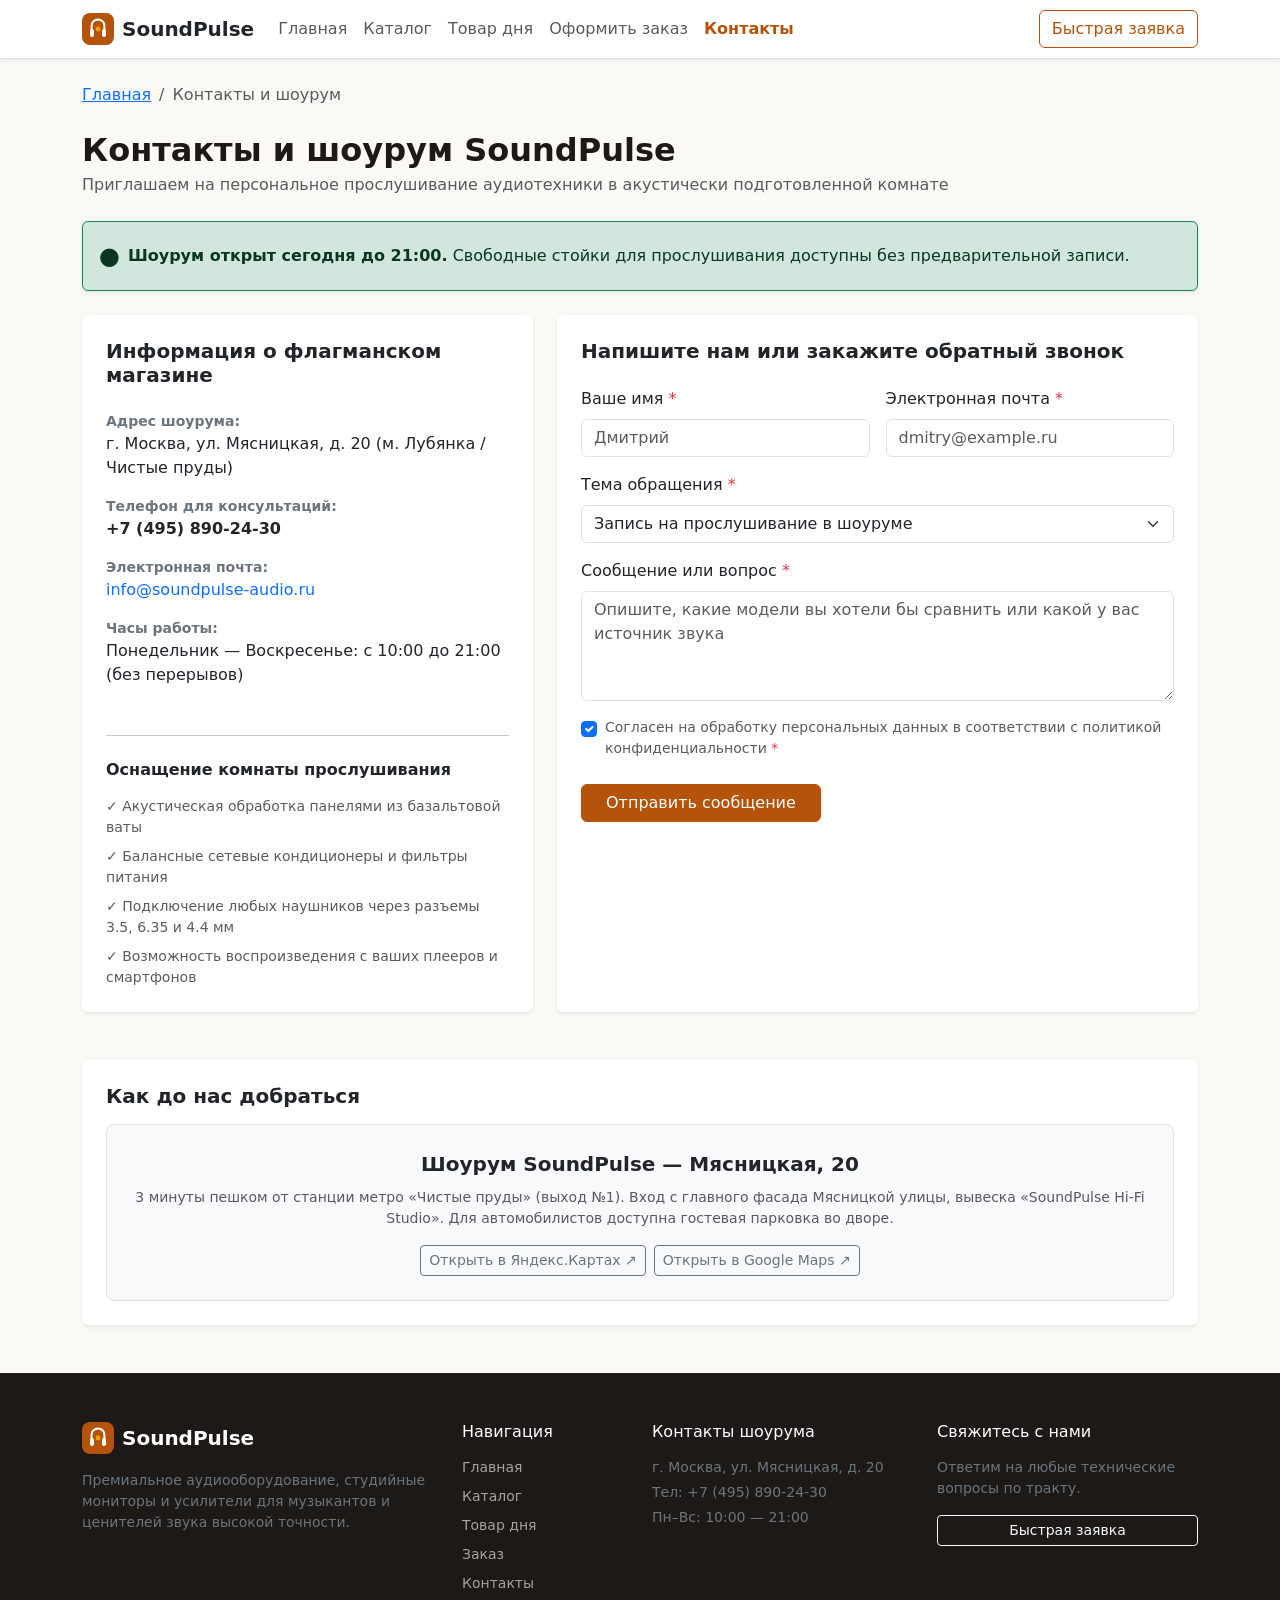
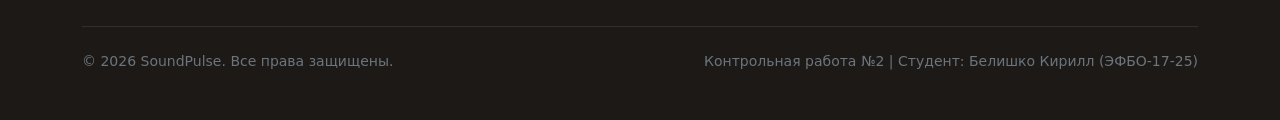
<file: contacts.html>
<!doctype html>
<html lang="ru">
<head>
  <meta charset="utf-8">
  <meta name="viewport" content="width=device-width, initial-scale=1">
  <meta name="description" content="Контакты шоурума SoundPulse в Москве: адрес, телефон, схема проезда и форма обратной связи на Bootstrap 5.">
  <title>Контакты и шоурум — SoundPulse</title>
  <link rel="icon" href="images/logo.svg" type="image/svg+xml">
  <link rel="stylesheet" href="vendor/bootstrap/css/bootstrap.min.css">
  <link rel="stylesheet" href="css/custom.css">
</head>
<body>
  <!-- Шапка сайта с навигацией Bootstrap Navbar -->
  <header class="sticky-top bg-white border-bottom shadow-sm">
    <nav class="navbar navbar-expand-lg navbar-light" aria-label="Основная навигация">
      <div class="container">
        <a class="navbar-brand d-flex align-items-center gap-2 fw-bold text-dark" href="index.html">
          <img src="images/logo.svg" alt="Логотип SoundPulse" class="navbar-brand-logo">
          <span>SoundPulse</span>
        </a>
        <button class="navbar-toggler" type="button" data-bs-toggle="collapse" data-bs-target="#mainNavbar" aria-controls="mainNavbar" aria-expanded="false" aria-label="Переключить навигацию">
          <span class="navbar-toggler-icon"></span>
        </button>
        <div class="collapse navbar-collapse" id="mainNavbar">
          <ul class="navbar-nav me-auto mb-2 mb-lg-0">
            <li class="nav-item">
              <a class="nav-link" href="index.html">Главная</a>
            </li>
            <li class="nav-item">
              <a class="nav-link" href="catalog.html">Каталог</a>
            </li>
            <li class="nav-item">
              <a class="nav-link" href="product.html">Товар дня</a>
            </li>
            <li class="nav-item">
              <a class="nav-link" href="order.html">Оформить заказ</a>
            </li>
            <li class="nav-item">
              <a class="nav-link active" aria-current="page" href="contacts.html">Контакты</a>
            </li>
          </ul>
          <div class="d-flex align-items-center gap-2">
            <button class="btn btn-outline-primary" type="button" data-bs-toggle="modal" data-bs-target="#orderModal">
              Быстрая заявка
            </button>
          </div>
        </div>
      </div>
    </nav>
  </header>

  <main class="py-4">
    <div class="container">
      <!-- Хлебные крошки (Bootstrap Breadcrumb) -->
      <nav aria-label="breadcrumb" class="mb-4">
        <ol class="breadcrumb">
          <li class="breadcrumb-item"><a href="index.html">Главная</a></li>
          <li class="breadcrumb-item active" aria-current="page">Контакты и шоурум</li>
        </ol>
      </nav>

      <div class="mb-4">
        <h1 class="h2 fw-bold mb-1">Контакты и шоурум SoundPulse</h1>
        <p class="text-muted mb-0">Приглашаем на персональное прослушивание аудиотехники в акустически подготовленной комнате</p>
      </div>

      <!-- Информационный алерт о работе шоурума -->
      <div class="alert alert-success border-success shadow-sm mb-4" role="alert">
        <div class="d-flex align-items-center gap-2">
          <span class="fs-4">●</span>
          <div>
            <strong>Шоурум открыт сегодня до 21:00.</strong> Свободные стойки для прослушивания доступны без предварительной записи.
          </div>
        </div>
      </div>

      <!-- Сетка с контактами и формой связи (Bootstrap Grid) -->
      <div class="row g-4 mb-5">
        <!-- Левая колонка: Реквизиты и адрес -->
        <section class="col-12 col-lg-5" aria-labelledby="showroom-heading">
          <div class="card border-0 shadow-sm p-4 h-100">
            <h2 id="showroom-heading" class="h5 fw-bold mb-4">Информация о флагманском магазине</h2>
            
            <address class="mb-4 not-italic">
              <div class="mb-3">
                <span class="fw-bold d-block text-secondary small">Адрес шоурума:</span>
                <span class="fs-6">г. Москва, ул. Мясницкая, д. 20 (м. Лубянка / Чистые пруды)</span>
              </div>
              <div class="mb-3">
                <span class="fw-bold d-block text-secondary small">Телефон для консультаций:</span>
                <a href="tel:+74958902430" class="fs-6 text-decoration-none fw-bold text-dark">+7 (495) 890-24-30</a>
              </div>
              <div class="mb-3">
                <span class="fw-bold d-block text-secondary small">Электронная почта:</span>
                <a href="mailto:info@soundpulse-audio.ru" class="fs-6 text-decoration-none text-primary">info@soundpulse-audio.ru</a>
              </div>
              <div class="mb-0">
                <span class="fw-bold d-block text-secondary small">Часы работы:</span>
                <span class="fs-6">Понедельник — Воскресенье: с 10:00 до 21:00 (без перерывов)</span>
              </div>
            </address>

            <hr class="my-4">

            <h3 class="h6 fw-bold mb-3">Оснащение комнаты прослушивания</h3>
            <ul class="list-unstyled small text-muted mb-0">
              <li class="mb-2">✓ Акустическая обработка панелями из базальтовой ваты</li>
              <li class="mb-2">✓ Балансные сетевые кондиционеры и фильтры питания</li>
              <li class="mb-2">✓ Подключение любых наушников через разъемы 3.5, 6.35 и 4.4 мм</li>
              <li class="mb-0">✓ Возможность воспроизведения с ваших плееров и смартфонов</li>
            </ul>
          </div>
        </section>

        <!-- Правая колонка: Форма обратной связи -->
        <section class="col-12 col-lg-7" aria-labelledby="feedback-heading">
          <div class="card border-0 shadow-sm p-4 h-100">
            <h2 id="feedback-heading" class="h5 fw-bold mb-4">Напишите нам или закажите обратный звонок</h2>

            <form action="contacts.html" method="get">
              <div class="row g-3 mb-3">
                <div class="col-12 col-sm-6">
                  <label for="contactName" class="form-label">Ваше имя <span class="text-danger">*</span></label>
                  <input type="text" class="form-control" id="contactName" name="name" placeholder="Дмитрий" required>
                </div>
                <div class="col-12 col-sm-6">
                  <label for="contactEmail" class="form-label">Электронная почта <span class="text-danger">*</span></label>
                  <input type="email" class="form-control" id="contactEmail" name="email" placeholder="dmitry@example.ru" required>
                </div>
              </div>

              <div class="mb-3">
                <label for="contactSubject" class="form-label">Тема обращения <span class="text-danger">*</span></label>
                <select class="form-select" id="contactSubject" name="subject" required>
                  <option value="test-room" selected>Запись на прослушивание в шоуруме</option>
                  <option value="equipment-choice">Помощь в подборе наушников или мониторов</option>
                  <option value="warranty">Вопросы по гарантии и сервисному обслуживанию</option>
                  <option value="corporate">Корпоративные заказы для студий</option>
                </select>
              </div>

              <div class="mb-3">
                <label for="contactMessage" class="form-label">Сообщение или вопрос <span class="text-danger">*</span></label>
                <textarea class="form-control" id="contactMessage" name="message" rows="4" placeholder="Опишите, какие модели вы хотели бы сравнить или какой у вас источник звука" required></textarea>
              </div>

              <div class="form-check mb-4">
                <input class="form-check-input" type="checkbox" id="contactAgree" name="agree" required checked>
                <label class="form-check-label small text-muted" for="contactAgree">
                  Согласен на обработку персональных данных в соответствии с политикой конфиденциальности <span class="text-danger">*</span>
                </label>
              </div>

              <button class="btn btn-primary px-4" type="submit">
                Отправить сообщение
              </button>
            </form>
          </div>
        </section>
      </div>

      <!-- Блок схемы проезда / карты -->
      <section class="card border-0 shadow-sm p-4 mb-4" aria-labelledby="map-heading">
        <h2 id="map-heading" class="h5 fw-bold mb-3">Как до нас добраться</h2>
        <div class="bg-light p-4 rounded-3 text-center border">
          <p class="lead mb-2 fw-bold text-dark">Шоурум SoundPulse — Мясницкая, 20</p>
          <p class="text-muted small mb-3">
            3 минуты пешком от станции метро «Чистые пруды» (выход №1). Вход с главного фасада Мясницкой улицы, вывеска «SoundPulse Hi-Fi Studio». Для автомобилистов доступна гостевая парковка во дворе.
          </p>
          <div class="d-inline-flex gap-2">
            <a href="https://yandex.ru/maps" target="_blank" rel="noopener noreferrer" class="btn btn-sm btn-outline-secondary">
              Открыть в Яндекс.Картах ↗
            </a>
            <a href="https://maps.google.com" target="_blank" rel="noopener noreferrer" class="btn btn-sm btn-outline-secondary">
              Открыть в Google Maps ↗
            </a>
          </div>
        </div>
      </section>
    </div>
  </main>

  <!-- Подвал сайта -->
  <footer class="site-footer py-5 mt-auto">
    <div class="container">
      <div class="row g-4">
        <div class="col-12 col-md-4">
          <div class="d-flex align-items-center gap-2 mb-3">
            <img src="images/logo.svg" alt="SoundPulse" class="navbar-brand-logo">
            <span class="fs-5 fw-bold text-white">SoundPulse</span>
          </div>
          <p class="text-secondary small">
            Премиальное аудиооборудование, студийные мониторы и усилители для музыкантов и ценителей звука высокой точности.
          </p>
        </div>
        <div class="col-6 col-md-2">
          <h4 class="text-white h6 mb-3">Навигация</h4>
          <ul class="list-unstyled small mb-0">
            <li class="mb-2"><a href="index.html">Главная</a></li>
            <li class="mb-2"><a href="catalog.html">Каталог</a></li>
            <li class="mb-2"><a href="product.html">Товар дня</a></li>
            <li class="mb-2"><a href="order.html">Заказ</a></li>
            <li class="mb-2"><a href="contacts.html">Контакты</a></li>
          </ul>
        </div>
        <div class="col-6 col-md-3">
          <h4 class="text-white h6 mb-3">Контакты шоурума</h4>
          <p class="small text-secondary mb-1">г. Москва, ул. Мясницкая, д. 20</p>
          <p class="small text-secondary mb-1">Тел: +7 (495) 890-24-30</p>
          <p class="small text-secondary mb-0">Пн–Вс: 10:00 — 21:00</p>
        </div>
        <div class="col-12 col-md-3">
          <h4 class="text-white h6 mb-3">Свяжитесь с нами</h4>
          <p class="small text-secondary mb-3">Ответим на любые технические вопросы по тракту.</p>
          <button class="btn btn-sm btn-outline-light w-100" type="button" data-bs-toggle="modal" data-bs-target="#orderModal">
            Быстрая заявка
          </button>
        </div>
      </div>
      <hr class="border-secondary my-4">
      <div class="d-flex flex-column flex-md-row justify-content-between align-items-center small text-secondary">
        <div>© 2026 SoundPulse. Все права защищены.</div>
        <div>Контрольная работа №2 | Студент: Белишко Кирилл (ЭФБО-17-25)</div>
      </div>
    </div>
  </footer>

  <!-- Модальное окно быстрой заявки -->
  <div class="modal fade" id="orderModal" tabindex="-1" aria-labelledby="orderModalLabel" aria-hidden="true">
    <div class="modal-dialog modal-dialog-centered">
      <div class="modal-content">
        <div class="modal-header">
          <h2 class="modal-title h5 fw-bold" id="orderModalLabel">Быстрая консультация аудиоинженера</h2>
          <button type="button" class="btn-close" data-bs-dismiss="modal" aria-label="Закрыть"></button>
        </div>
        <form action="contacts.html" method="get">
          <div class="modal-body">
            <p class="text-muted small mb-3">
              Укажите имя и телефон, и наш специалист свяжется с вами для ответа на технические вопросы или бронирования комнаты прослушивания.
            </p>
            <div class="mb-3">
              <label for="modalContactName" class="form-label">Ваше имя <span class="text-danger">*</span></label>
              <input type="text" class="form-control" id="modalContactName" name="name" placeholder="Дмитрий" required>
            </div>
            <div class="mb-3">
              <label for="modalContactPhone" class="form-label">Номер телефона <span class="text-danger">*</span></label>
              <input type="tel" class="form-control" id="modalContactPhone" name="phone" placeholder="+7 (999) 000-00-00" required>
            </div>
            <div class="form-check">
              <input class="form-check-input" type="checkbox" id="modalContactAgree" required checked>
              <label class="form-check-label small text-muted" for="modalContactAgree">
                Согласен на обработку персональных данных
              </label>
            </div>
          </div>
          <div class="modal-footer">
            <button type="button" class="btn btn-outline-secondary" data-bs-dismiss="modal">Отмена</button>
            <button type="submit" class="btn btn-primary">Позвоните мне</button>
          </div>
        </form>
      </div>
    </div>
  </div>

  <script src="vendor/bootstrap/js/bootstrap.bundle.min.js"></script>
</body>
</html>
</file>
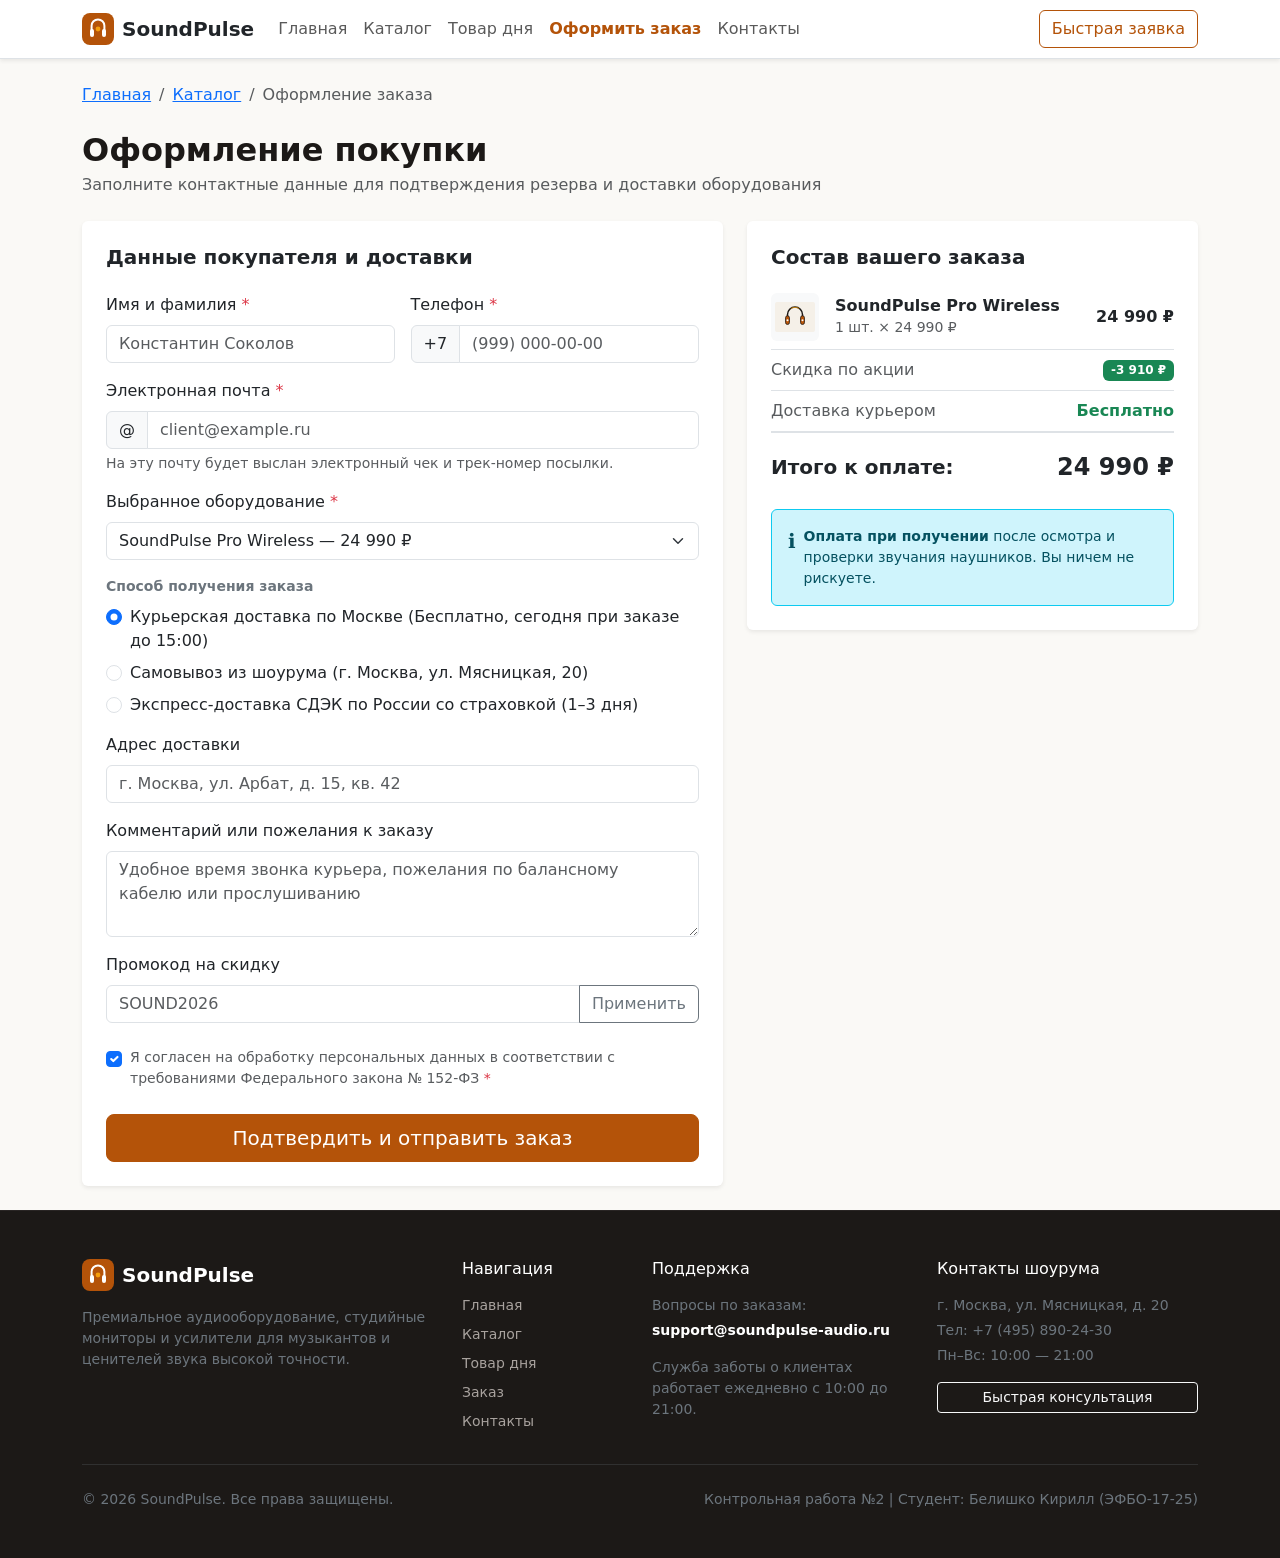
<file: order.html>
<!doctype html>
<html lang="ru">
<head>
  <meta charset="utf-8">
  <meta name="viewport" content="width=device-width, initial-scale=1">
  <meta name="description" content="Оформление заказа аудиотехники в интернет-магазине SoundPulse на Bootstrap 5. Быстрая доставка по Москве и РФ.">
  <title>Оформление заказа — SoundPulse</title>
  <link rel="icon" href="images/logo.svg" type="image/svg+xml">
  <link rel="stylesheet" href="vendor/bootstrap/css/bootstrap.min.css">
  <link rel="stylesheet" href="css/custom.css">
</head>
<body>
  <!-- Шапка сайта с навигацией Bootstrap Navbar -->
  <header class="sticky-top bg-white border-bottom shadow-sm">
    <nav class="navbar navbar-expand-lg navbar-light" aria-label="Основная навигация">
      <div class="container">
        <a class="navbar-brand d-flex align-items-center gap-2 fw-bold text-dark" href="index.html">
          <img src="images/logo.svg" alt="Логотип SoundPulse" class="navbar-brand-logo">
          <span>SoundPulse</span>
        </a>
        <button class="navbar-toggler" type="button" data-bs-toggle="collapse" data-bs-target="#mainNavbar" aria-controls="mainNavbar" aria-expanded="false" aria-label="Переключить навигацию">
          <span class="navbar-toggler-icon"></span>
        </button>
        <div class="collapse navbar-collapse" id="mainNavbar">
          <ul class="navbar-nav me-auto mb-2 mb-lg-0">
            <li class="nav-item">
              <a class="nav-link" href="index.html">Главная</a>
            </li>
            <li class="nav-item">
              <a class="nav-link" href="catalog.html">Каталог</a>
            </li>
            <li class="nav-item">
              <a class="nav-link" href="product.html">Товар дня</a>
            </li>
            <li class="nav-item">
              <a class="nav-link active" aria-current="page" href="order.html">Оформить заказ</a>
            </li>
            <li class="nav-item">
              <a class="nav-link" href="contacts.html">Контакты</a>
            </li>
          </ul>
          <div class="d-flex align-items-center gap-2">
            <button class="btn btn-outline-primary" type="button" data-bs-toggle="modal" data-bs-target="#orderModal">
              Быстрая заявка
            </button>
          </div>
        </div>
      </div>
    </nav>
  </header>

  <main class="py-4">
    <div class="container">
      <!-- Хлебные крошки (Bootstrap Breadcrumb) -->
      <nav aria-label="breadcrumb" class="mb-4">
        <ol class="breadcrumb">
          <li class="breadcrumb-item"><a href="index.html">Главная</a></li>
          <li class="breadcrumb-item"><a href="catalog.html">Каталог</a></li>
          <li class="breadcrumb-item active" aria-current="page">Оформление заказа</li>
        </ol>
      </nav>

      <div class="mb-4">
        <h1 class="h2 fw-bold mb-1">Оформление покупки</h1>
        <p class="text-muted mb-0">Заполните контактные данные для подтверждения резерва и доставки оборудования</p>
      </div>

      <!-- Двухколоночный макет: Форма заявки + Состав заказа (Bootstrap Grid) -->
      <div class="row g-4">
        <!-- Левая колонка: Форма заказа (Bootstrap Form) -->
        <section class="col-12 col-lg-7" aria-labelledby="form-heading">
          <div class="card border-0 shadow-sm p-4">
            <h2 id="form-heading" class="h5 fw-bold mb-4">Данные покупателя и доставки</h2>

            <form action="order.html" method="get">
              <!-- Блок: Контакты -->
              <div class="row g-3 mb-3">
                <div class="col-12 col-sm-6">
                  <label for="orderName" class="form-label">Имя и фамилия <span class="text-danger">*</span></label>
                  <input type="text" class="form-control" id="orderName" name="name" placeholder="Константин Соколов" required>
                </div>
                <div class="col-12 col-sm-6">
                  <label for="orderPhone" class="form-label">Телефон <span class="text-danger">*</span></label>
                  <div class="input-group">
                    <span class="input-group-text">+7</span>
                    <input type="tel" class="form-control" id="orderPhone" name="phone" placeholder="(999) 000-00-00" required>
                  </div>
                </div>
              </div>

              <!-- Блок: Email с Input Group -->
              <div class="mb-3">
                <label for="orderEmail" class="form-label">Электронная почта <span class="text-danger">*</span></label>
                <div class="input-group">
                  <span class="input-group-text">@</span>
                  <input type="email" class="form-control" id="orderEmail" name="email" placeholder="client@example.ru" required aria-describedby="emailHelp">
                </div>
                <div id="emailHelp" class="form-text">На эту почту будет выслан электронный чек и трек-номер посылки.</div>
              </div>

              <!-- Блок: Выбор товара (Form Select) -->
              <div class="mb-3">
                <label for="orderProduct" class="form-label">Выбранное оборудование <span class="text-danger">*</span></label>
                <select class="form-select" id="orderProduct" name="product" required>
                  <option value="headphones-pro" selected>SoundPulse Pro Wireless — 24 990 ₽</option>
                  <option value="studio-monitors">Studio 5X Active Pair — 42 500 ₽</option>
                  <option value="dac-amp">Master DAC & Amp Mini — 18 900 ₽</option>
                  <option value="portable-speaker">Outdoor Hi-Fi 360 — 12 400 ₽</option>
                  <option value="earbuds">Clarity IEM Quad-Driver — 15 800 ₽</option>
                </select>
              </div>

              <!-- Блок: Способ получения заказа (Radio Form Checks) -->
              <div class="mb-3">
                <label class="form-label d-block fw-bold small text-secondary">Способ получения заказа</label>
                <div class="form-check mb-2">
                  <input class="form-check-input" type="radio" name="deliveryMethod" id="deliveryCourier" value="courier" checked>
                  <label class="form-check-label" for="deliveryCourier">
                    Курьерская доставка по Москве (Бесплатно, сегодня при заказе до 15:00)
                  </label>
                </div>
                <div class="form-check mb-2">
                  <input class="form-check-input" type="radio" name="deliveryMethod" id="deliveryPickup" value="pickup">
                  <label class="form-check-label" for="deliveryPickup">
                    Самовывоз из шоурума (г. Москва, ул. Мясницкая, 20)
                  </label>
                </div>
                <div class="form-check">
                  <input class="form-check-input" type="radio" name="deliveryMethod" id="deliveryCdek" value="cdek">
                  <label class="form-check-label" for="deliveryCdek">
                    Экспресс-доставка СДЭК по России со страховкой (1–3 дня)
                  </label>
                </div>
              </div>

              <!-- Блок: Адрес доставки -->
              <div class="mb-3">
                <label for="orderAddress" class="form-label">Адрес доставки</label>
                <input type="text" class="form-control" id="orderAddress" name="address" placeholder="г. Москва, ул. Арбат, д. 15, кв. 42">
              </div>

              <!-- Блок: Комментарий к заявке -->
              <div class="mb-3">
                <label for="orderComment" class="form-label">Комментарий или пожелания к заказу</label>
                <textarea class="form-control" id="orderComment" name="comment" rows="3" placeholder="Удобное время звонка курьера, пожелания по балансному кабелю или прослушиванию"></textarea>
              </div>

              <!-- Промокод (Input Group с кнопкой) -->
              <div class="mb-4">
                <label for="orderPromo" class="form-label">Промокод на скидку</label>
                <div class="input-group">
                  <input type="text" class="form-control" id="orderPromo" name="promo" placeholder="SOUND2026">
                  <button class="btn btn-outline-secondary" type="button">Применить</button>
                </div>
              </div>

              <!-- Согласие на обработку ПД (Form Check) -->
              <div class="form-check mb-4">
                <input class="form-check-input" type="checkbox" id="orderConsent" name="consent" required checked>
                <label class="form-check-label small text-muted" for="orderConsent">
                  Я согласен на обработку персональных данных в соответствии с требованиями Федерального закона № 152-ФЗ <span class="text-danger">*</span>
                </label>
              </div>

              <button class="btn btn-primary btn-lg w-100" type="submit">
                Подтвердить и отправить заказ
              </button>
            </form>
          </div>
        </section>

        <!-- Правая колонка: Содержимое заказа и гарантия (Bootstrap List Group + Alert) -->
        <aside class="col-12 col-lg-5" aria-labelledby="summary-heading">
          <div class="card border-0 shadow-sm p-4 mb-4 sticky-top" style="top: 90px; z-index: 10;">
            <h2 id="summary-heading" class="h5 fw-bold mb-3">Состав вашего заказа</h2>

            <ul class="list-group list-group-flush mb-3">
              <li class="list-group-item d-flex justify-content-between align-items-center px-0">
                <div class="d-flex align-items-center gap-3">
                  <img src="images/headphones-pro.svg" alt="SoundPulse Pro" style="width: 48px; height: 48px;" class="bg-light p-1 rounded">
                  <div>
                    <h3 class="h6 mb-0 fw-bold">SoundPulse Pro Wireless</h3>
                    <small class="text-muted">1 шт. × 24 990 ₽</small>
                  </div>
                </div>
                <span class="fw-bold">24 990 ₽</span>
              </li>
              <li class="list-group-item d-flex justify-content-between align-items-center px-0">
                <span class="text-muted">Скидка по акции</span>
                <span class="badge text-bg-success">-3 910 ₽</span>
              </li>
              <li class="list-group-item d-flex justify-content-between align-items-center px-0">
                <span class="text-muted">Доставка курьером</span>
                <span class="text-success fw-bold">Бесплатно</span>
              </li>
              <li class="list-group-item d-flex justify-content-between align-items-center px-0 pt-3 border-top">
                <span class="fs-5 fw-bold">Итого к оплате:</span>
                <span class="fs-4 fw-bold text-dark">24 990 ₽</span>
              </li>
            </ul>

            <!-- Информационный блок безопасности (Bootstrap Alert) -->
            <div class="alert alert-info border-info mb-0 small" role="alert">
              <div class="d-flex align-items-start gap-2">
                <span class="fs-5">ℹ</span>
                <div>
                  <strong>Оплата при получении</strong> после осмотра и проверки звучания наушников. Вы ничем не рискуете.
                </div>
              </div>
            </div>
          </div>
        </aside>
      </div>
    </div>
  </main>

  <!-- Подвал сайта -->
  <footer class="site-footer py-5 mt-auto">
    <div class="container">
      <div class="row g-4">
        <div class="col-12 col-md-4">
          <div class="d-flex align-items-center gap-2 mb-3">
            <img src="images/logo.svg" alt="SoundPulse" class="navbar-brand-logo">
            <span class="fs-5 fw-bold text-white">SoundPulse</span>
          </div>
          <p class="text-secondary small">
            Премиальное аудиооборудование, студийные мониторы и усилители для музыкантов и ценителей звука высокой точности.
          </p>
        </div>
        <div class="col-6 col-md-2">
          <h4 class="text-white h6 mb-3">Навигация</h4>
          <ul class="list-unstyled small mb-0">
            <li class="mb-2"><a href="index.html">Главная</a></li>
            <li class="mb-2"><a href="catalog.html">Каталог</a></li>
            <li class="mb-2"><a href="product.html">Товар дня</a></li>
            <li class="mb-2"><a href="order.html">Заказ</a></li>
            <li class="mb-2"><a href="contacts.html">Контакты</a></li>
          </ul>
        </div>
        <div class="col-6 col-md-3">
          <h4 class="text-white h6 mb-3">Поддержка</h4>
          <p class="small text-secondary mb-1">Вопросы по заказам:</p>
          <p class="small text-white fw-bold mb-3">support@soundpulse-audio.ru</p>
          <p class="small text-secondary mb-0">Служба заботы о клиентах работает ежедневно с 10:00 до 21:00.</p>
        </div>
        <div class="col-12 col-md-3">
          <h4 class="text-white h6 mb-3">Контакты шоурума</h4>
          <p class="small text-secondary mb-1">г. Москва, ул. Мясницкая, д. 20</p>
          <p class="small text-secondary mb-1">Тел: +7 (495) 890-24-30</p>
          <p class="small text-secondary mb-3">Пн–Вс: 10:00 — 21:00</p>
          <button class="btn btn-sm btn-outline-light w-100" type="button" data-bs-toggle="modal" data-bs-target="#orderModal">
            Быстрая консультация
          </button>
        </div>
      </div>
      <hr class="border-secondary my-4">
      <div class="d-flex flex-column flex-md-row justify-content-between align-items-center small text-secondary">
        <div>© 2026 SoundPulse. Все права защищены.</div>
        <div>Контрольная работа №2 | Студент: Белишко Кирилл (ЭФБО-17-25)</div>
      </div>
    </div>
  </footer>

  <!-- Модальное окно быстрой заявки -->
  <div class="modal fade" id="orderModal" tabindex="-1" aria-labelledby="orderModalLabel" aria-hidden="true">
    <div class="modal-dialog modal-dialog-centered">
      <div class="modal-content">
        <div class="modal-header">
          <h2 class="modal-title h5 fw-bold" id="orderModalLabel">Быстрая консультация аудиоинженера</h2>
          <button type="button" class="btn-close" data-bs-dismiss="modal" aria-label="Закрыть"></button>
        </div>
        <form action="order.html" method="get">
          <div class="modal-body">
            <p class="text-muted small mb-3">
              Нужна помощь в подборе аудиотракта под ваши жанры музыки? Напишите телефон, мы свяжемся с вами.
            </p>
            <div class="mb-3">
              <label for="modalOrderName" class="form-label">Ваше имя <span class="text-danger">*</span></label>
              <input type="text" class="form-control" id="modalOrderName" name="name" placeholder="Константин" required>
            </div>
            <div class="mb-3">
              <label for="modalOrderPhone" class="form-label">Номер телефона <span class="text-danger">*</span></label>
              <input type="tel" class="form-control" id="modalOrderPhone" name="phone" placeholder="+7 (999) 000-00-00" required>
            </div>
            <div class="form-check">
              <input class="form-check-input" type="checkbox" id="modalOrderAgree" required checked>
              <label class="form-check-label small text-muted" for="modalOrderAgree">
                Согласен на обработку персональных данных
              </label>
            </div>
          </div>
          <div class="modal-footer">
            <button type="button" class="btn btn-outline-secondary" data-bs-dismiss="modal">Отмена</button>
            <button type="submit" class="btn btn-primary">Позвоните мне</button>
          </div>
        </form>
      </div>
    </div>
  </div>

  <script src="vendor/bootstrap/js/bootstrap.bundle.min.js"></script>
</body>
</html>
</file>
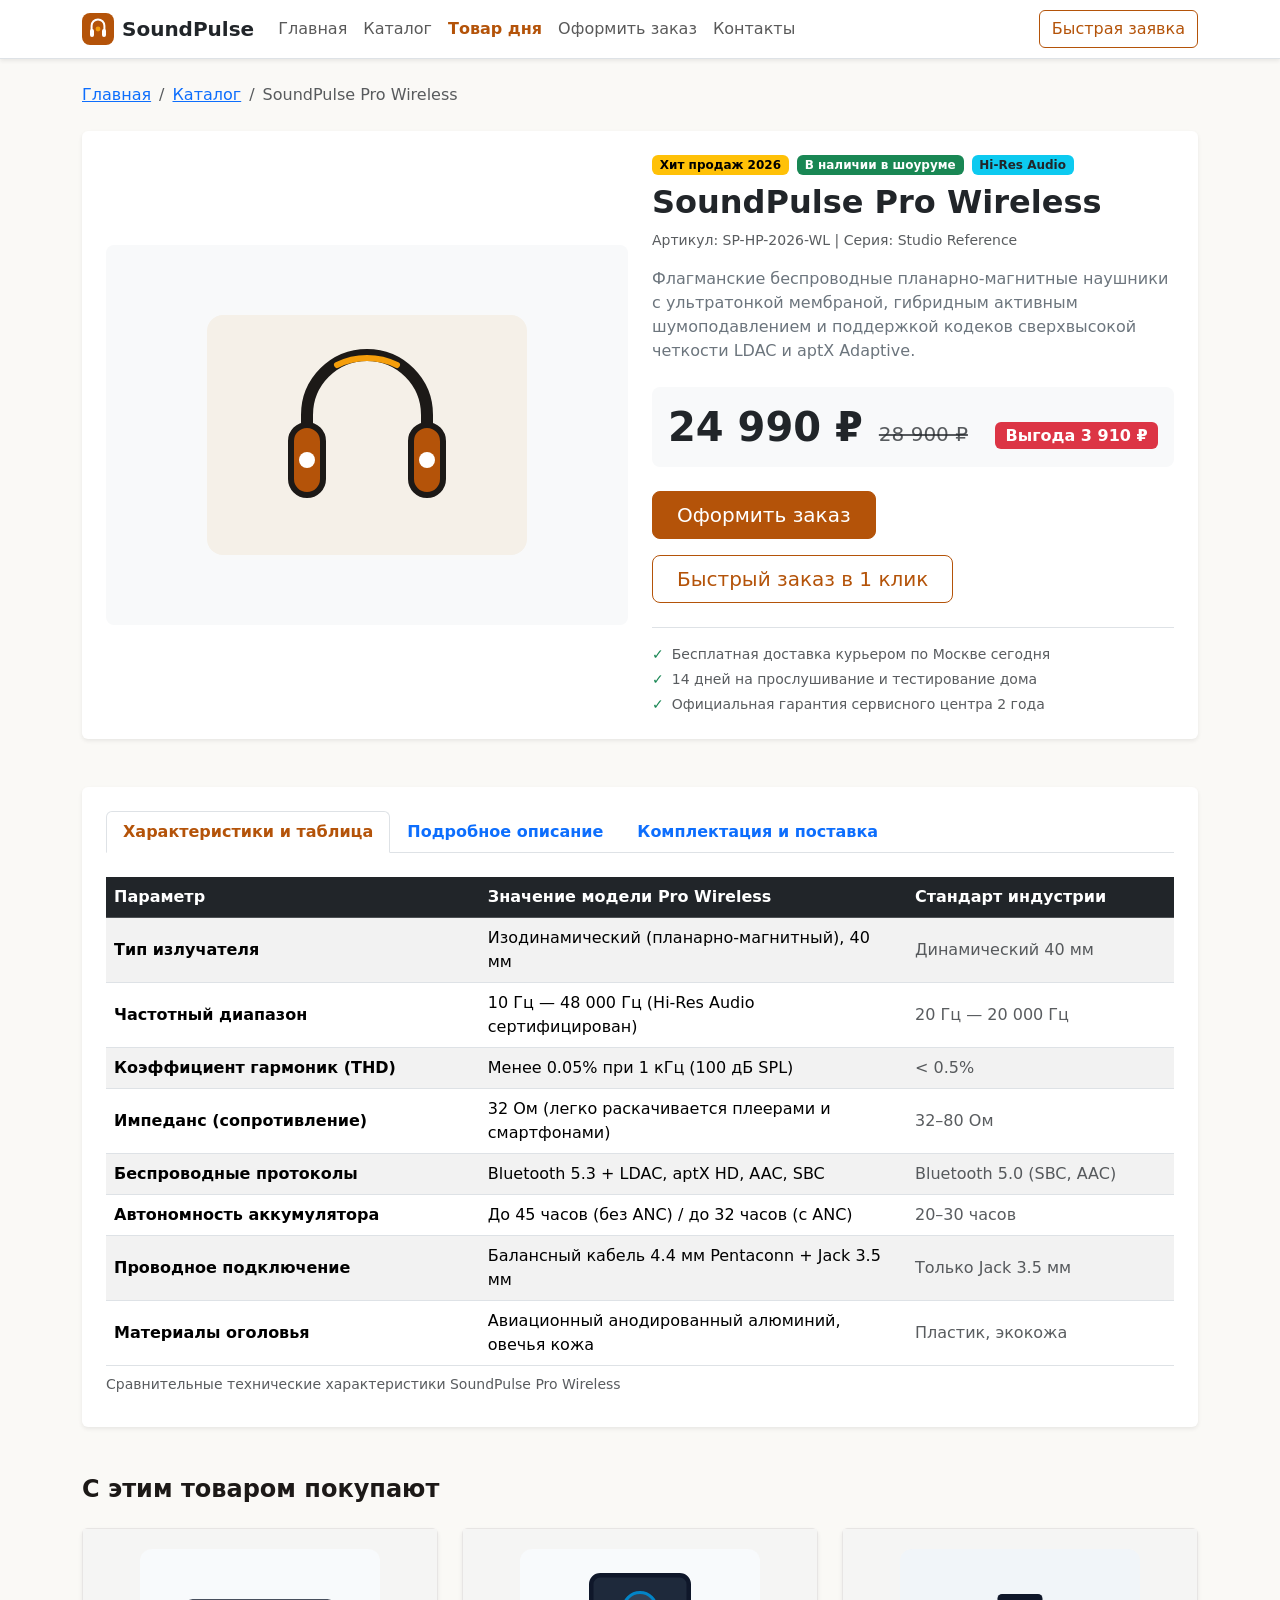
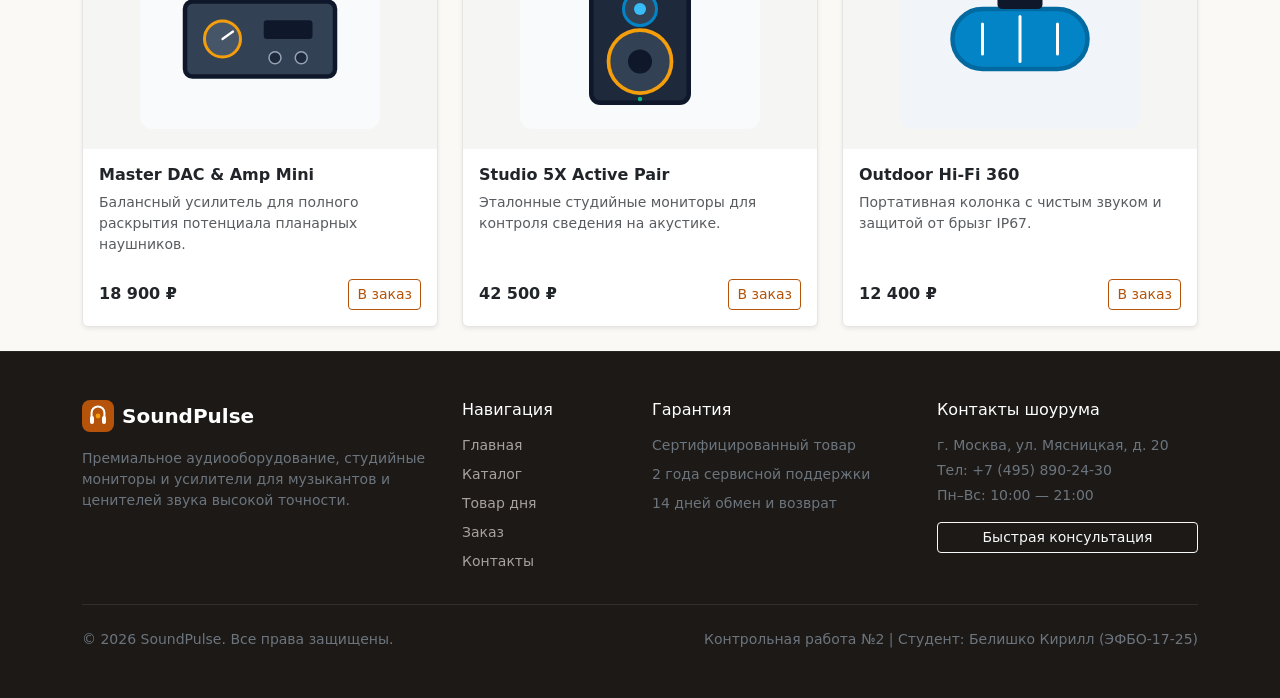
<file: product.html>
<!doctype html>
<html lang="ru">
<head>
  <meta charset="utf-8">
  <meta name="viewport" content="width=device-width, initial-scale=1">
  <meta name="description" content="Беспроводные планарные наушники SoundPulse Pro Wireless — подробные характеристики, таблица сравнения и оформление заказа.">
  <title>SoundPulse Pro Wireless — Характеристики и заказ</title>
  <link rel="icon" href="images/logo.svg" type="image/svg+xml">
  <link rel="stylesheet" href="vendor/bootstrap/css/bootstrap.min.css">
  <link rel="stylesheet" href="css/custom.css">
</head>
<body>
  <!-- Шапка сайта с навигацией Bootstrap Navbar -->
  <header class="sticky-top bg-white border-bottom shadow-sm">
    <nav class="navbar navbar-expand-lg navbar-light" aria-label="Основная навигация">
      <div class="container">
        <a class="navbar-brand d-flex align-items-center gap-2 fw-bold text-dark" href="index.html">
          <img src="images/logo.svg" alt="Логотип SoundPulse" class="navbar-brand-logo">
          <span>SoundPulse</span>
        </a>
        <button class="navbar-toggler" type="button" data-bs-toggle="collapse" data-bs-target="#mainNavbar" aria-controls="mainNavbar" aria-expanded="false" aria-label="Переключить навигацию">
          <span class="navbar-toggler-icon"></span>
        </button>
        <div class="collapse navbar-collapse" id="mainNavbar">
          <ul class="navbar-nav me-auto mb-2 mb-lg-0">
            <li class="nav-item">
              <a class="nav-link" href="index.html">Главная</a>
            </li>
            <li class="nav-item">
              <a class="nav-link" href="catalog.html">Каталог</a>
            </li>
            <li class="nav-item">
              <a class="nav-link active" aria-current="page" href="product.html">Товар дня</a>
            </li>
            <li class="nav-item">
              <a class="nav-link" href="order.html">Оформить заказ</a>
            </li>
            <li class="nav-item">
              <a class="nav-link" href="contacts.html">Контакты</a>
            </li>
          </ul>
          <div class="d-flex align-items-center gap-2">
            <button class="btn btn-outline-primary" type="button" data-bs-toggle="modal" data-bs-target="#orderModal">
              Быстрая заявка
            </button>
          </div>
        </div>
      </div>
    </nav>
  </header>

  <main class="py-4">
    <div class="container">
      <!-- Хлебные крошки (Bootstrap Breadcrumb) -->
      <nav aria-label="breadcrumb" class="mb-4">
        <ol class="breadcrumb">
          <li class="breadcrumb-item"><a href="index.html">Главная</a></li>
          <li class="breadcrumb-item"><a href="catalog.html">Каталог</a></li>
          <li class="breadcrumb-item active" aria-current="page">SoundPulse Pro Wireless</li>
        </ol>
      </nav>

      <!-- Верхний блок карточки товара: Изображение + Сводка + Покупка -->
      <section class="card border-0 shadow-sm p-4 mb-5" aria-labelledby="product-title">
        <div class="row g-4 align-items-center">
          <div class="col-12 col-lg-6 text-center">
            <div class="p-4 bg-light rounded-3 d-flex align-items-center justify-content-center" style="min-height: 380px;">
              <img src="images/headphones-pro.svg" alt="Наушники SoundPulse Pro Wireless" class="img-fluid" style="max-height: 320px;">
            </div>
          </div>
          <div class="col-12 col-lg-6">
            <div class="d-flex gap-2 mb-2">
              <span class="badge text-bg-warning">Хит продаж 2026</span>
              <span class="badge text-bg-success">В наличии в шоуруме</span>
              <span class="badge text-bg-info text-dark">Hi-Res Audio</span>
            </div>
            <h1 id="product-title" class="h2 fw-bold text-dark mb-2">SoundPulse Pro Wireless</h1>
            <p class="text-muted small mb-3">Артикул: SP-HP-2026-WL | Серия: Studio Reference</p>
            
            <p class="lead fs-6 text-secondary mb-4">
              Флагманские беспроводные планарно-магнитные наушники с ультратонкой мембраной, гибридным активным шумоподавлением и поддержкой кодеков сверхвысокой четкости LDAC и aptX Adaptive.
            </p>

            <div class="d-flex align-items-baseline gap-3 mb-4 p-3 bg-light rounded-3">
              <span class="display-6 fw-bold text-dark">24 990 ₽</span>
              <span class="text-decoration-line-through text-muted fs-5">28 900 ₽</span>
              <span class="badge text-bg-danger ms-auto fs-6">Выгода 3 910 ₽</span>
            </div>

            <div class="d-flex flex-wrap gap-3 mb-4">
              <a href="order.html?product=headphones-pro" class="btn btn-primary btn-lg px-4">
                Оформить заказ
              </a>
              <button class="btn btn-outline-primary btn-lg px-4" type="button" data-bs-toggle="modal" data-bs-target="#orderModal">
                Быстрый заказ в 1 клик
              </button>
            </div>

            <div class="border-top pt-3 text-muted small">
              <div class="d-flex align-items-center gap-2 mb-1">
                <span class="text-success fw-bold">✓</span> Бесплатная доставка курьером по Москве сегодня
              </div>
              <div class="d-flex align-items-center gap-2 mb-1">
                <span class="text-success fw-bold">✓</span> 14 дней на прослушивание и тестирование дома
              </div>
              <div class="d-flex align-items-center gap-2">
                <span class="text-success fw-bold">✓</span> Официальная гарантия сервисного центра 2 года
              </div>
            </div>
          </div>
        </div>
      </section>

      <!-- Интерактивные вкладки с характеристиками, таблицей и описанием (Bootstrap Nav Tabs) -->
      <section class="card border-0 shadow-sm p-4 mb-5" aria-labelledby="details-heading">
        <h2 id="details-heading" class="visually-hidden-custom">Подробная информация о товаре</h2>
        
        <ul class="nav nav-tabs mb-4" id="productTabs" role="tablist">
          <li class="nav-item" role="presentation">
            <button class="nav-link active fw-bold" id="specs-tab" data-bs-toggle="tab" data-bs-target="#specs-pane" type="button" role="tab" aria-controls="specs-pane" aria-selected="true">
              Характеристики и таблица
            </button>
          </li>
          <li class="nav-item" role="presentation">
            <button class="nav-link fw-bold" id="description-tab" data-bs-toggle="tab" data-bs-target="#description-pane" type="button" role="tab" aria-controls="description-pane" aria-selected="false">
              Подробное описание
            </button>
          </li>
          <li class="nav-item" role="presentation">
            <button class="nav-link fw-bold" id="kit-tab" data-bs-toggle="tab" data-bs-target="#kit-pane" type="button" role="tab" aria-controls="kit-pane" aria-selected="false">
              Комплектация и поставка
            </button>
          </li>
        </ul>

        <div class="tab-content" id="productTabsContent">
          <!-- Вкладка 1: Таблица характеристик (Bootstrap Table) -->
          <div class="tab-pane fade show active" id="specs-pane" role="tabpanel" aria-labelledby="specs-tab" tabindex="0">
            <div class="table-responsive">
              <table class="table table-striped table-hover align-middle mb-0">
                <caption class="text-muted small pt-2">Сравнительные технические характеристики SoundPulse Pro Wireless</caption>
                <thead class="table-dark">
                  <tr>
                    <th scope="col" style="width: 35%;">Параметр</th>
                    <th scope="col" style="width: 40%;">Значение модели Pro Wireless</th>
                    <th scope="col" style="width: 25%;">Стандарт индустрии</th>
                  </tr>
                </thead>
                <tbody>
                  <tr>
                    <th scope="row">Тип излучателя</th>
                    <td>Изодинамический (планарно-магнитный), 40 мм</td>
                    <td class="text-muted">Динамический 40 мм</td>
                  </tr>
                  <tr>
                    <th scope="row">Частотный диапазон</th>
                    <td>10 Гц — 48 000 Гц (Hi-Res Audio сертифицирован)</td>
                    <td class="text-muted">20 Гц — 20 000 Гц</td>
                  </tr>
                  <tr>
                    <th scope="row">Коэффициент гармоник (THD)</th>
                    <td>Менее 0.05% при 1 кГц (100 дБ SPL)</td>
                    <td class="text-muted">&lt; 0.5%</td>
                  </tr>
                  <tr>
                    <th scope="row">Импеданс (сопротивление)</th>
                    <td>32 Ом (легко раскачивается плеерами и смартфонами)</td>
                    <td class="text-muted">32–80 Ом</td>
                  </tr>
                  <tr>
                    <th scope="row">Беспроводные протоколы</th>
                    <td>Bluetooth 5.3 + LDAC, aptX HD, AAC, SBC</td>
                    <td class="text-muted">Bluetooth 5.0 (SBC, AAC)</td>
                  </tr>
                  <tr>
                    <th scope="row">Автономность аккумулятора</th>
                    <td>До 45 часов (без ANC) / до 32 часов (с ANC)</td>
                    <td class="text-muted">20–30 часов</td>
                  </tr>
                  <tr>
                    <th scope="row">Проводное подключение</th>
                    <td>Балансный кабель 4.4 мм Pentaconn + Jack 3.5 мм</td>
                    <td class="text-muted">Только Jack 3.5 мм</td>
                  </tr>
                  <tr>
                    <th scope="row">Материалы оголовья</th>
                    <td>Авиационный анодированный алюминий, овечья кожа</td>
                    <td class="text-muted">Пластик, экокожа</td>
                  </tr>
                </tbody>
              </table>
            </div>
          </div>

          <!-- Вкладка 2: Описание -->
          <div class="tab-pane fade" id="description-pane" role="tabpanel" aria-labelledby="description-tab" tabindex="0">
            <h3 class="h5 fw-bold mb-3">Студийный звук без проводов и компромиссов</h3>
            <p class="text-secondary">
              Наушники SoundPulse Pro Wireless разработаны для музыкантов, подкастеров и ценителей безупречного звучания. Благодаря легчайшей планарной мембране субмикронной толщины, подвижная система мгновенно реагирует на микродинамику звуковой дорожки, обеспечивая кристальную чистоту атак и естественную протяженность затуханий.
            </p>
            <p class="text-secondary mb-0">
              Четыре калибровочных микрофона с адаптивными алгоритмами подавляют фоновый шум транспорта и офиса до -38 дБ, не оказывая давления на барабанную перепонку и сохраняя исходную тональную картину фонограммы.
            </p>
          </div>

          <!-- Вкладка 3: Комплектация -->
          <div class="tab-pane fade" id="kit-pane" role="tabpanel" aria-labelledby="kit-tab" tabindex="0">
            <h3 class="h5 fw-bold mb-3">Состав заводского комплекта поставки</h3>
            <ul class="list-group list-group-flush mb-0">
              <li class="list-group-item px-0">Наушники SoundPulse Pro Wireless в защитной пленке</li>
              <li class="list-group-item px-0">Жесткий кейс для транспортировки из баллистического нейлона с влагозащитой</li>
              <li class="list-group-item px-0">Съемный кабель 1.5 м из монокристаллической меди высокой очистки OCC с джеком 3.5 мм</li>
              <li class="list-group-item px-0">Позолоченный адаптер-переходник с 3.5 мм на 6.35 мм Jack</li>
              <li class="list-group-item px-0">Кабель зарядки USB Type-C в тканевой оплетке</li>
              <li class="list-group-item px-0">Руководство пользователя на русском языке и гарантийный талон на 24 месяца</li>
            </ul>
          </div>
        </div>
      </section>

      <!-- Сопутствующие товары (Рекомендации) -->
      <section aria-labelledby="related-heading">
        <h2 id="related-heading" class="h4 fw-bold mb-4">С этим товаром покупают</h2>
        <div class="row row-cols-1 row-cols-md-3 g-4">
          <div class="col">
            <article class="card h-100 product-card shadow-sm">
              <div class="product-card-img-wrapper">
                <img src="images/dac-amp.svg" class="product-card-img" alt="Master DAC & Amp Mini">
              </div>
              <div class="card-body d-flex flex-column">
                <h3 class="card-title h6 fw-bold">Master DAC & Amp Mini</h3>
                <p class="card-text text-muted small flex-grow-1">Балансный усилитель для полного раскрытия потенциала планарных наушников.</p>
                <div class="d-flex justify-content-between align-items-center mt-2">
                  <span class="fw-bold text-dark">18 900 ₽</span>
                  <a href="order.html?product=dac-amp" class="btn btn-sm btn-outline-primary">В заказ</a>
                </div>
              </div>
            </article>
          </div>
          <div class="col">
            <article class="card h-100 product-card shadow-sm">
              <div class="product-card-img-wrapper">
                <img src="images/studio-monitors.svg" class="product-card-img" alt="Studio 5X Active Pair">
              </div>
              <div class="card-body d-flex flex-column">
                <h3 class="card-title h6 fw-bold">Studio 5X Active Pair</h3>
                <p class="card-text text-muted small flex-grow-1">Эталонные студийные мониторы для контроля сведения на акустике.</p>
                <div class="d-flex justify-content-between align-items-center mt-2">
                  <span class="fw-bold text-dark">42 500 ₽</span>
                  <a href="order.html?product=studio-monitors" class="btn btn-sm btn-outline-primary">В заказ</a>
                </div>
              </div>
            </article>
          </div>
          <div class="col">
            <article class="card h-100 product-card shadow-sm">
              <div class="product-card-img-wrapper">
                <img src="images/portable-speaker.svg" class="product-card-img" alt="Outdoor Hi-Fi 360">
              </div>
              <div class="card-body d-flex flex-column">
                <h3 class="card-title h6 fw-bold">Outdoor Hi-Fi 360</h3>
                <p class="card-text text-muted small flex-grow-1">Портативная колонка с чистым звуком и защитой от брызг IP67.</p>
                <div class="d-flex justify-content-between align-items-center mt-2">
                  <span class="fw-bold text-dark">12 400 ₽</span>
                  <a href="order.html?product=portable-speaker" class="btn btn-sm btn-outline-primary">В заказ</a>
                </div>
              </div>
            </article>
          </div>
        </div>
      </section>
    </div>
  </main>

  <!-- Подвал сайта -->
  <footer class="site-footer py-5 mt-auto">
    <div class="container">
      <div class="row g-4">
        <div class="col-12 col-md-4">
          <div class="d-flex align-items-center gap-2 mb-3">
            <img src="images/logo.svg" alt="SoundPulse" class="navbar-brand-logo">
            <span class="fs-5 fw-bold text-white">SoundPulse</span>
          </div>
          <p class="text-secondary small">
            Премиальное аудиооборудование, студийные мониторы и усилители для музыкантов и ценителей звука высокой точности.
          </p>
        </div>
        <div class="col-6 col-md-2">
          <h4 class="text-white h6 mb-3">Навигация</h4>
          <ul class="list-unstyled small mb-0">
            <li class="mb-2"><a href="index.html">Главная</a></li>
            <li class="mb-2"><a href="catalog.html">Каталог</a></li>
            <li class="mb-2"><a href="product.html">Товар дня</a></li>
            <li class="mb-2"><a href="order.html">Заказ</a></li>
            <li class="mb-2"><a href="contacts.html">Контакты</a></li>
          </ul>
        </div>
        <div class="col-6 col-md-3">
          <h4 class="text-white h6 mb-3">Гарантия</h4>
          <ul class="list-unstyled small mb-0">
            <li class="mb-2 text-secondary">Сертифицированный товар</li>
            <li class="mb-2 text-secondary">2 года сервисной поддержки</li>
            <li class="mb-2 text-secondary">14 дней обмен и возврат</li>
          </ul>
        </div>
        <div class="col-12 col-md-3">
          <h4 class="text-white h6 mb-3">Контакты шоурума</h4>
          <p class="small text-secondary mb-1">г. Москва, ул. Мясницкая, д. 20</p>
          <p class="small text-secondary mb-1">Тел: +7 (495) 890-24-30</p>
          <p class="small text-secondary mb-3">Пн–Вс: 10:00 — 21:00</p>
          <button class="btn btn-sm btn-outline-light w-100" type="button" data-bs-toggle="modal" data-bs-target="#orderModal">
            Быстрая консультация
          </button>
        </div>
      </div>
      <hr class="border-secondary my-4">
      <div class="d-flex flex-column flex-md-row justify-content-between align-items-center small text-secondary">
        <div>© 2026 SoundPulse. Все права защищены.</div>
        <div>Контрольная работа №2 | Студент: Белишко Кирилл (ЭФБО-17-25)</div>
      </div>
    </div>
  </footer>

  <!-- Модальное окно быстрой заявки -->
  <div class="modal fade" id="orderModal" tabindex="-1" aria-labelledby="orderModalLabel" aria-hidden="true">
    <div class="modal-dialog modal-dialog-centered">
      <div class="modal-content">
        <div class="modal-header">
          <h2 class="modal-title h5 fw-bold" id="orderModalLabel">Быстрый заказ SoundPulse Pro Wireless</h2>
          <button type="button" class="btn-close" data-bs-dismiss="modal" aria-label="Закрыть"></button>
        </div>
        <form action="order.html" method="get">
          <input type="hidden" name="product" value="headphones-pro">
          <div class="modal-body">
            <p class="text-muted small mb-3">
              Укажите имя и телефон. Наш менеджер забронирует наушники по специальной цене 24 990 ₽ и согласует доставку.
            </p>
            <div class="mb-3">
              <label for="modalProdName" class="form-label">Ваше имя <span class="text-danger">*</span></label>
              <input type="text" class="form-control" id="modalProdName" name="name" placeholder="Константин" required>
            </div>
            <div class="mb-3">
              <label for="modalProdPhone" class="form-label">Номер телефона <span class="text-danger">*</span></label>
              <input type="tel" class="form-control" id="modalProdPhone" name="phone" placeholder="+7 (999) 000-00-00" required>
            </div>
            <div class="form-check">
              <input class="form-check-input" type="checkbox" id="modalProdAgree" required checked>
              <label class="form-check-label small text-muted" for="modalProdAgree">
                Согласен на обработку персональных данных
              </label>
            </div>
          </div>
          <div class="modal-footer">
            <button type="button" class="btn btn-outline-secondary" data-bs-dismiss="modal">Отмена</button>
            <button type="submit" class="btn btn-primary">Подтвердить заказ</button>
          </div>
        </form>
      </div>
    </div>
  </div>

  <script src="vendor/bootstrap/js/bootstrap.bundle.min.js"></script>
</body>
</html>
</file>
<file: css/custom.css>
/* Пользовательские стили магазина SoundPulse поверх Bootstrap 5 */
:root {
  --sp-primary: #b45309;
  --sp-primary-dark: #92400e;
  --sp-primary-light: #fef3c7;
  --sp-dark: #1c1917;
  --sp-muted: #57534e;
  --sp-bg-soft: #faf9f6;
  --sp-border: #e7e5e4;
  --sp-radius: 0.5rem;
}

/* Базовые настройки страницы */
html {
  scroll-behavior: smooth;
  scroll-padding-top: 80px;
}

body {
  background-color: var(--sp-bg-soft);
  color: var(--sp-dark);
  font-family: system-ui, -apple-system, "Segoe UI", Roboto, "Helvetica Neue", Arial, sans-serif;
  min-height: 100vh;
  display: flex;
  flex-direction: column;
}

main {
  flex: 1 0 auto;
}

/* Переопределение акцентных кнопок Bootstrap под палитру бренда */
.btn-primary {
  background-color: var(--sp-primary);
  border-color: var(--sp-primary);
  color: #ffffff;
}

.btn-primary:hover,
.btn-primary:focus {
  background-color: var(--sp-primary-dark);
  border-color: var(--sp-primary-dark);
  color: #ffffff;
}

.btn-outline-primary {
  color: var(--sp-primary);
  border-color: var(--sp-primary);
}

.btn-outline-primary:hover,
.btn-outline-primary:focus {
  background-color: var(--sp-primary);
  border-color: var(--sp-primary);
  color: #ffffff;
}

/* Настройки доступности и видимого фокуса */
a:focus-visible,
button:focus-visible,
input:focus-visible,
select:focus-visible,
textarea:focus-visible {
  outline: 2px solid var(--sp-primary);
  outline-offset: 3px;
}

/* Навигация и логотип */
.navbar-brand-logo {
  height: 32px;
  width: auto;
}

.nav-link.active {
  font-weight: 600;
  color: var(--sp-primary) !important;
}

/* Стили главного промо-блока (hero) */
.hero-section {
  background: linear-gradient(135deg, #ffffff 0%, #fef3c7 100%);
  border-radius: var(--sp-radius);
  border: 1px solid var(--sp-border);
}

.hero-illustration {
  max-height: 320px;
  width: 100%;
  object-fit: contain;
}

/* Стили карточек товаров */
.product-card {
  transition: transform 0.2s ease, box-shadow 0.2s ease;
  border-color: var(--sp-border);
}

.product-card:hover {
  transform: translateY(-4px);
  box-shadow: 0 10px 20px rgba(28, 25, 23, 0.08);
}

.product-card-img-wrapper {
  background-color: #f5f5f4;
  padding: 1.5rem;
  display: flex;
  align-items: center;
  justify-content: center;
  height: 220px;
}

.product-card-img {
  max-height: 180px;
  max-width: 100%;
  object-fit: contain;
}

/* Бейджи поверх карточки */
.badge-position {
  position: absolute;
  top: 12px;
  left: 12px;
  z-index: 2;
}

/* Блок подвала сайта */
.site-footer {
  background-color: var(--sp-dark);
  color: #d6d3d1;
  border-top: 1px solid #292524;
}

.site-footer a {
  color: #a8a29e;
  text-decoration: none;
  transition: color 0.15s ease;
}

.site-footer a:hover {
  color: #ffffff;
}

/* Дополнительный класс для доступности (скрытие текста для скринридеров) */
.visually-hidden-custom {
  position: absolute;
  width: 1px;
  height: 1px;
  padding: 0;
  margin: -1px;
  overflow: hidden;
  clip: rect(0, 0, 0, 0);
  white-space: nowrap;
  border: 0;
}
</file>
